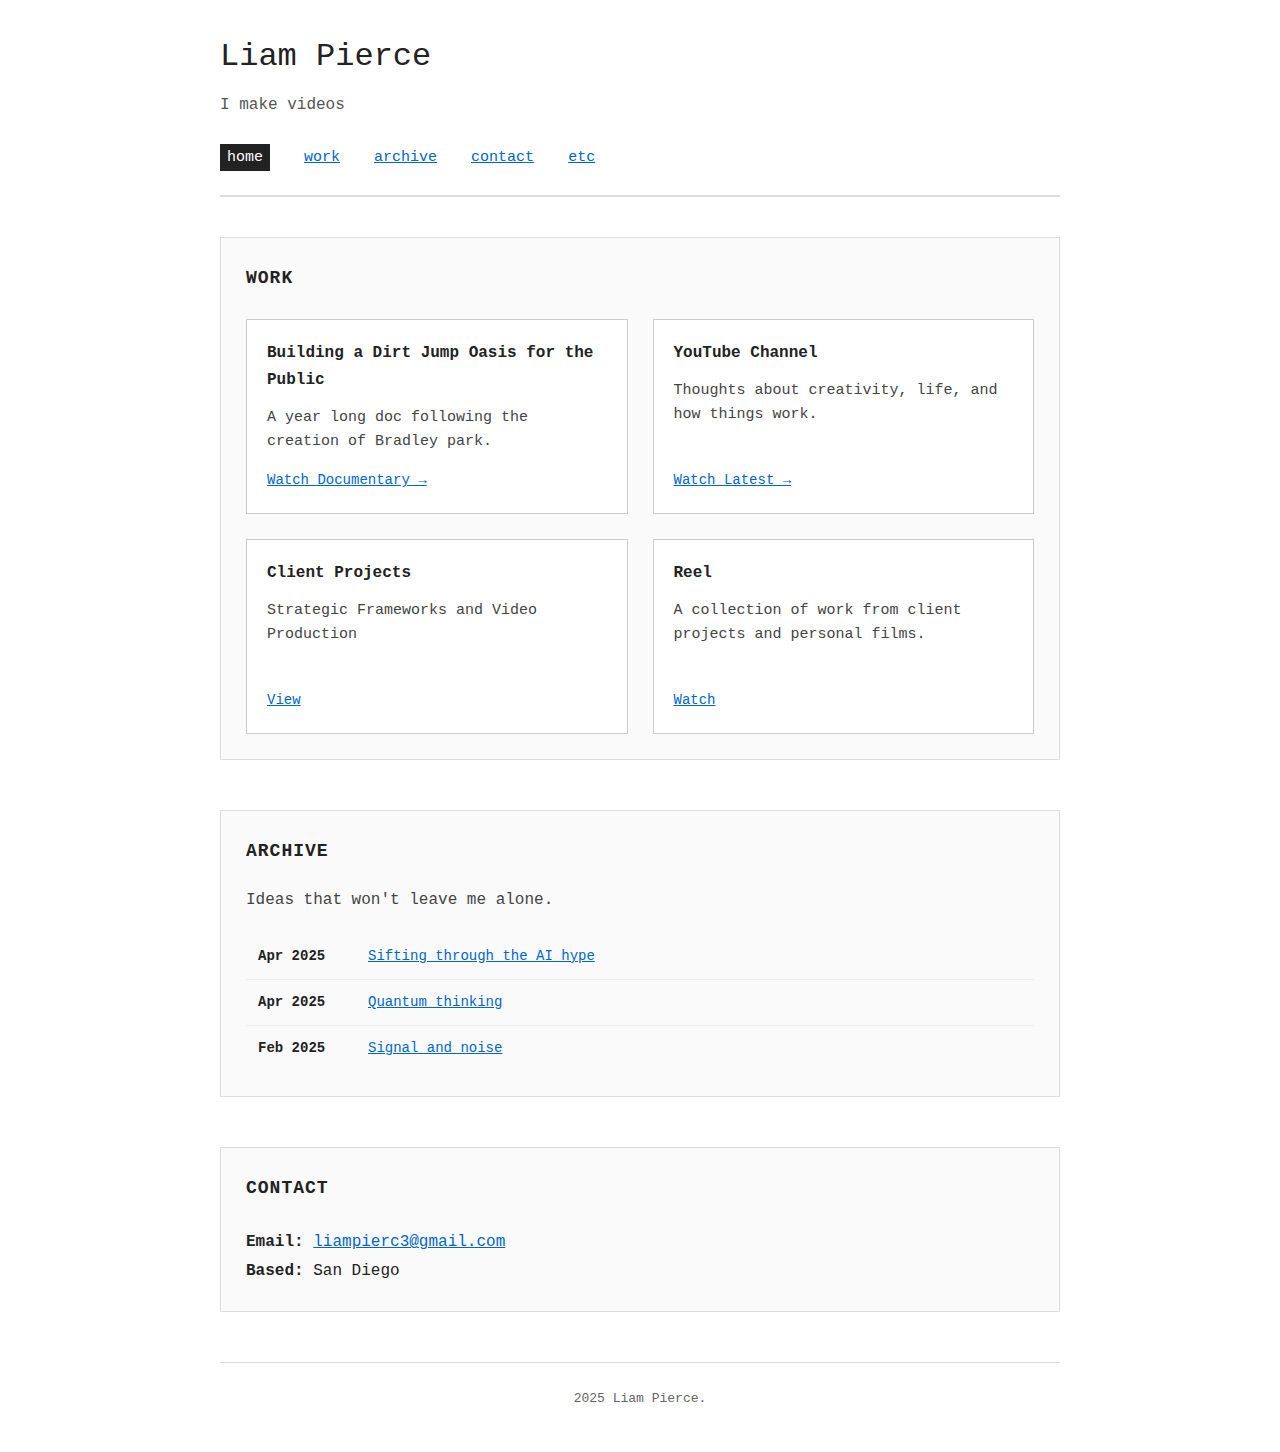
<file: index.html>
<!DOCTYPE html>
<html lang="en">
<head>
    <meta charset="UTF-8">
    <meta name="viewport" content="width=device-width, initial-scale=1.0">
    <meta name="description" content="Liam Pierce - Video creator specializing in cinematography, post-production, and creative direction for documentaries and client projects.">
    <meta name="keywords" content="video production, cinematography, creative direction, documentary filmmaker, Liam Pierce">
    <meta name="author" content="Liam Pierce">
    <title>Liam Pierce</title>
        <link rel="stylesheet" href="./css/styles.css?v=139">
</head>
<body>
    <div class="container">
        <header>
            <h1>Liam Pierce</h1>
            <div class="tagline">I make videos</div>
            
            <nav>
                <a href="./index.html" class="current-page">home</a>
                <a href="./work/client-projects.html">work</a>
                <a href="./archive/archive.html">archive</a>
                <a href="#contact">contact</a>
                <a href="./etc.html">etc</a>
            </nav>
        </header>

        <div class="section" id="work">
            <h2>Work</h2>
            
            <div class="work-grid">
                <a href="./work/bike-park-doc.html" class="work-item-link">
                    <div class="work-item">
                        <h3>Building a Dirt Jump Oasis for the Public</h3>
                        <p>A year long doc following the creation of Bradley park.</p>
                        <span style="color: #0066cc; font-size: 14px; text-decoration: underline;">Watch Documentary →</span>
                    </div>
                </a>
                
                <a href="https://www.youtube.com/@liampierc3/videos" class="work-item-link" target="_blank">
                    <div class="work-item">
                        <h3>YouTube Channel</h3>
                        <p>Thoughts about creativity, life, and how things work.</p>
                        <span style="color: #0066cc; font-size: 14px; text-decoration: underline;">Watch Latest →</span>
                    </div>
                </a>
                
                <a href="./work/client-projects.html" class="work-item-link">
                    <div class="work-item">
                        <h3>Client Projects</h3>
                        <p>Strategic Frameworks and Video Production</p>
                        <span style="color: #0066cc; font-size: 14px; text-decoration: underline;">View</span>
                    </div>
                </a>
                
                <a href="./work/reel.html" class="work-item-link">
                    <div class="work-item">
                        <h3>Reel</h3>
                        <p>A collection of work from client projects and personal films.</p>
                        <span style="color: #0066cc; font-size: 14px; text-decoration: underline;">Watch</span>
                    </div>
                </a>
            </div>
        </div>

        <a href="./archive/archive.html" style="text-decoration: none; color: inherit; display: block;">
            <div class="section" id="archive" style="cursor: pointer; transition: all 0.2s ease;">
                <h2>Archive</h2>
                
                <div class="bio-text" style="margin-bottom: 20px;">
                    Ideas that won't leave me alone.
                </div>
                
                <table class="simple-table">
                    <tr>
                        <td>Apr 2025</td>
                        <td><a href="./archive/ai-hype-skeptic.html">Sifting through the AI hype</a></td>
                    </tr>
                    <tr>
                        <td>Apr 2025</td>
                        <td><a href="./archive/quantum-thinking.html">Quantum thinking</a></td>
                    </tr>
                    <tr>
                        <td>Feb 2025</td>
                        <td><a href="./archive/signal-and-noise.html">Signal and noise</a></td>
                    </tr>
                </table>
            </div>
        </a>

        <div class="section" id="contact">
            <h2>Contact</h2>
            
            <div class="contact-info">
                <strong>Email:</strong> <a href="mailto:liampierc3@gmail.com">liampierc3@gmail.com</a><br>
                <strong>Based:</strong> San Diego
            </div>
        </div>

        <div class="footer">
            <div>2025 Liam Pierce.</div>
            <div class="update-log">
                
            </div>
        </div>
    </div>


</body>
</html>
</file>
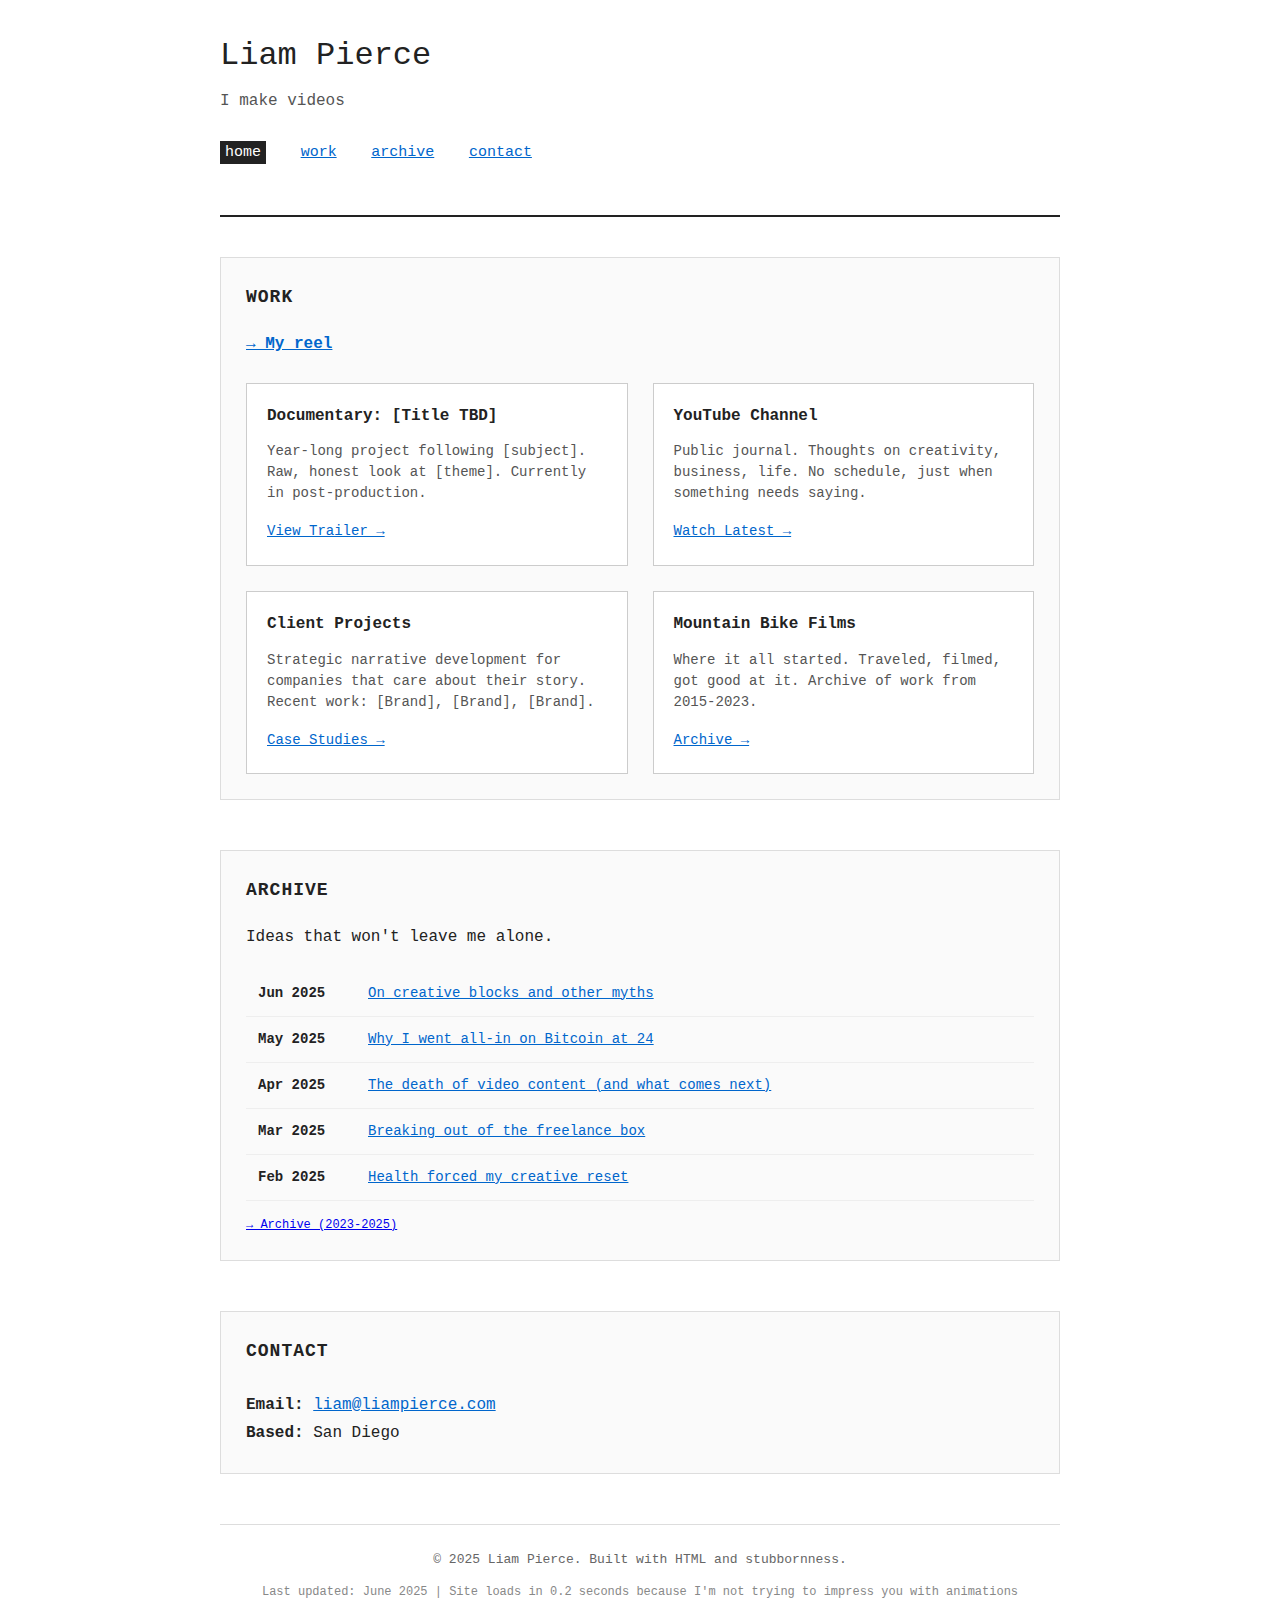
<file: liam_pierce_website-2.html>
<!DOCTYPE html>
<html lang="en">
<head>
    <meta charset="UTF-8">
    <meta name="viewport" content="width=device-width, initial-scale=1.0">
    <title>Liam Pierce</title>
    <style>
        * {
            margin: 0;
            padding: 0;
            box-sizing: border-box;
        }

        body {
            font-family: 'Courier New', monospace;
            background: #ffffff;
            color: #222;
            line-height: 1.6;
        }

        .container {
            max-width: 900px;
            margin: 0 auto;
            padding: 30px;
        }

        header {
            border-bottom: 2px solid #222;
            margin-bottom: 40px;
            padding-bottom: 25px;
        }

        h1 {
            font-size: 32px;
            font-weight: normal;
            margin-bottom: 8px;
        }

        .tagline {
            font-size: 16px;
            color: #555;
        }

        nav {
            margin: 25px 0;
        }

        nav a {
            color: #0066cc;
            text-decoration: underline;
            margin-right: 25px;
            font-size: 15px;
        }

        nav a:hover {
            background: #0066cc;
            color: white;
            text-decoration: none;
            padding: 3px 5px;
        }

        .current-page {
            background: #222;
            color: white;
            padding: 3px 5px;
            text-decoration: none;
        }

        .section {
            margin-bottom: 50px;
            padding: 25px;
            background: #fafafa;
            border: 1px solid #ddd;
        }

        .section h2 {
            font-size: 18px;
            font-weight: bold;
            margin-bottom: 20px;
            text-transform: uppercase;
            letter-spacing: 1px;
        }

        .work-grid {
            display: grid;
            grid-template-columns: repeat(auto-fit, minmax(280px, 1fr));
            gap: 25px;
            margin-top: 25px;
        }

        .work-item {
            border: 1px solid #ccc;
            padding: 20px;
            background: white;
        }

        .work-item h3 {
            font-size: 16px;
            font-weight: bold;
            margin-bottom: 12px;
        }

        .work-item p {
            font-size: 14px;
            margin-bottom: 15px;
            color: #555;
            line-height: 1.5;
        }

        .work-item a {
            color: #0066cc;
            font-size: 14px;
            text-decoration: underline;
        }

        .bio-text {
            font-size: 16px;
            margin-bottom: 20px;
            line-height: 1.6;
        }

        .contact-info {
            font-size: 16px;
            margin-top: 25px;
            line-height: 1.8;
        }

        .contact-info a {
            color: #0066cc;
            text-decoration: underline;
        }

        .footer {
            border-top: 1px solid #ddd;
            margin-top: 50px;
            padding-top: 25px;
            font-size: 13px;
            color: #666;
            text-align: center;
        }

        .update-log {
            font-size: 12px;
            color: #888;
            margin-top: 12px;
        }

        .simple-table {
            width: 100%;
            border-collapse: collapse;
            margin-top: 20px;
        }

        .simple-table td {
            padding: 12px;
            border-bottom: 1px solid #eee;
            font-size: 14px;
            vertical-align: top;
            line-height: 1.5;
        }

        .simple-table td:first-child {
            font-weight: bold;
            width: 110px;
        }

        .simple-table a {
            color: #0066cc;
            text-decoration: underline;
        }

        @media (max-width: 600px) {
            .container {
                padding: 15px;
            }
            
            nav a {
                display: block;
                margin-bottom: 5px;
            }
            
            .work-grid {
                grid-template-columns: 1fr;
            }
        }
    </style>
</head>
<body>
    <div class="container">
        <header>
            <h1>Liam Pierce</h1>
            <div class="tagline">I make videos</div>
            
            <nav>
                <a href="#" class="current-page">home</a>
                <a href="#work">work</a>
                <a href="#archive">archive</a>
                <a href="#contact">contact</a>
            </nav>
        </header>

        <div class="section" id="work">
            <h2>Work</h2>
            
            <div class="bio-text" style="margin-bottom: 20px;">
                <strong><a href="#" style="color: #0066cc; text-decoration: underline;">→ My reel</a></strong>
            </div>
            
            <div class="work-grid">
                <div class="work-item">
                    <h3>Documentary: [Title TBD]</h3>
                    <p>Year-long project following [subject]. Raw, honest look at [theme]. Currently in post-production.</p>
                    <a href="#">View Trailer →</a>
                </div>
                
                <div class="work-item">
                    <h3>YouTube Channel</h3>
                    <p>Public journal. Thoughts on creativity, business, life. No schedule, just when something needs saying.</p>
                    <a href="#">Watch Latest →</a>
                </div>
                
                <div class="work-item">
                    <h3>Client Projects</h3>
                    <p>Strategic narrative development for companies that care about their story. Recent work: [Brand], [Brand], [Brand].</p>
                    <a href="#">Case Studies →</a>
                </div>
                
                <div class="work-item">
                    <h3>Mountain Bike Films</h3>
                    <p>Where it all started. Traveled, filmed, got good at it. Archive of work from 2015-2023.</p>
                    <a href="#">Archive →</a>
                </div>
            </div>
        </div>

        <div class="section" id="archive">
            <h2>Archive</h2>
            
            <div class="bio-text" style="margin-bottom: 20px;">
                Ideas that won't leave me alone.
            </div>
            
            <table class="simple-table">
                <tr>
                    <td>Jun 2025</td>
                    <td><a href="#">On creative blocks and other myths</a></td>
                </tr>
                <tr>
                    <td>May 2025</td>
                    <td><a href="#">Why I went all-in on Bitcoin at 24</a></td>
                </tr>
                <tr>
                    <td>Apr 2025</td>
                    <td><a href="#">The death of video content (and what comes next)</a></td>
                </tr>
                <tr>
                    <td>Mar 2025</td>
                    <td><a href="#">Breaking out of the freelance box</a></td>
                </tr>
                <tr>
                    <td>Feb 2025</td>
                    <td><a href="#">Health forced my creative reset</a></td>
                </tr>
            </table>
            
            <div style="margin-top: 15px; font-size: 12px;">
                <a href="#archive">→ Archive (2023-2025)</a>
            </div>
        </div>

        <div class="section" id="contact">
            <h2>Contact</h2>
            
            <div class="contact-info">
                <strong>Email:</strong> <a href="mailto:liam@liampierce.com">liam@liampierce.com</a><br>
                <strong>Based:</strong> San Diego
            </div>
        </div>

        <div class="footer">
            <div>© 2025 Liam Pierce. Built with HTML and stubbornness.</div>
            <div class="update-log">
                Last updated: June 2025 | Site loads in 0.2 seconds because I'm not trying to impress you with animations
            </div>
        </div>
    </div>

    <script>
        // Minimal JavaScript for page navigation simulation
        document.addEventListener('DOMContentLoaded', function() {
            const navLinks = document.querySelectorAll('nav a');
            const sections = document.querySelectorAll('.section');
            
            navLinks.forEach(link => {
                link.addEventListener('click', function(e) {
                    if (this.getAttribute('href').startsWith('#')) {
                        e.preventDefault();
                        
                        // Update active nav state
                        navLinks.forEach(l => l.classList.remove('current-page'));
                        this.classList.add('current-page');
                        
                        // Smooth scroll to section
                        const targetId = this.getAttribute('href').substring(1);
                        const targetSection = targetId ? document.getElementById(targetId) : document.body;
                        
                        if (targetSection) {
                            targetSection.scrollIntoView({ behavior: 'smooth' });
                        }
                    }
                });
            });
        });
    </script>
</body>
</html>
</file>
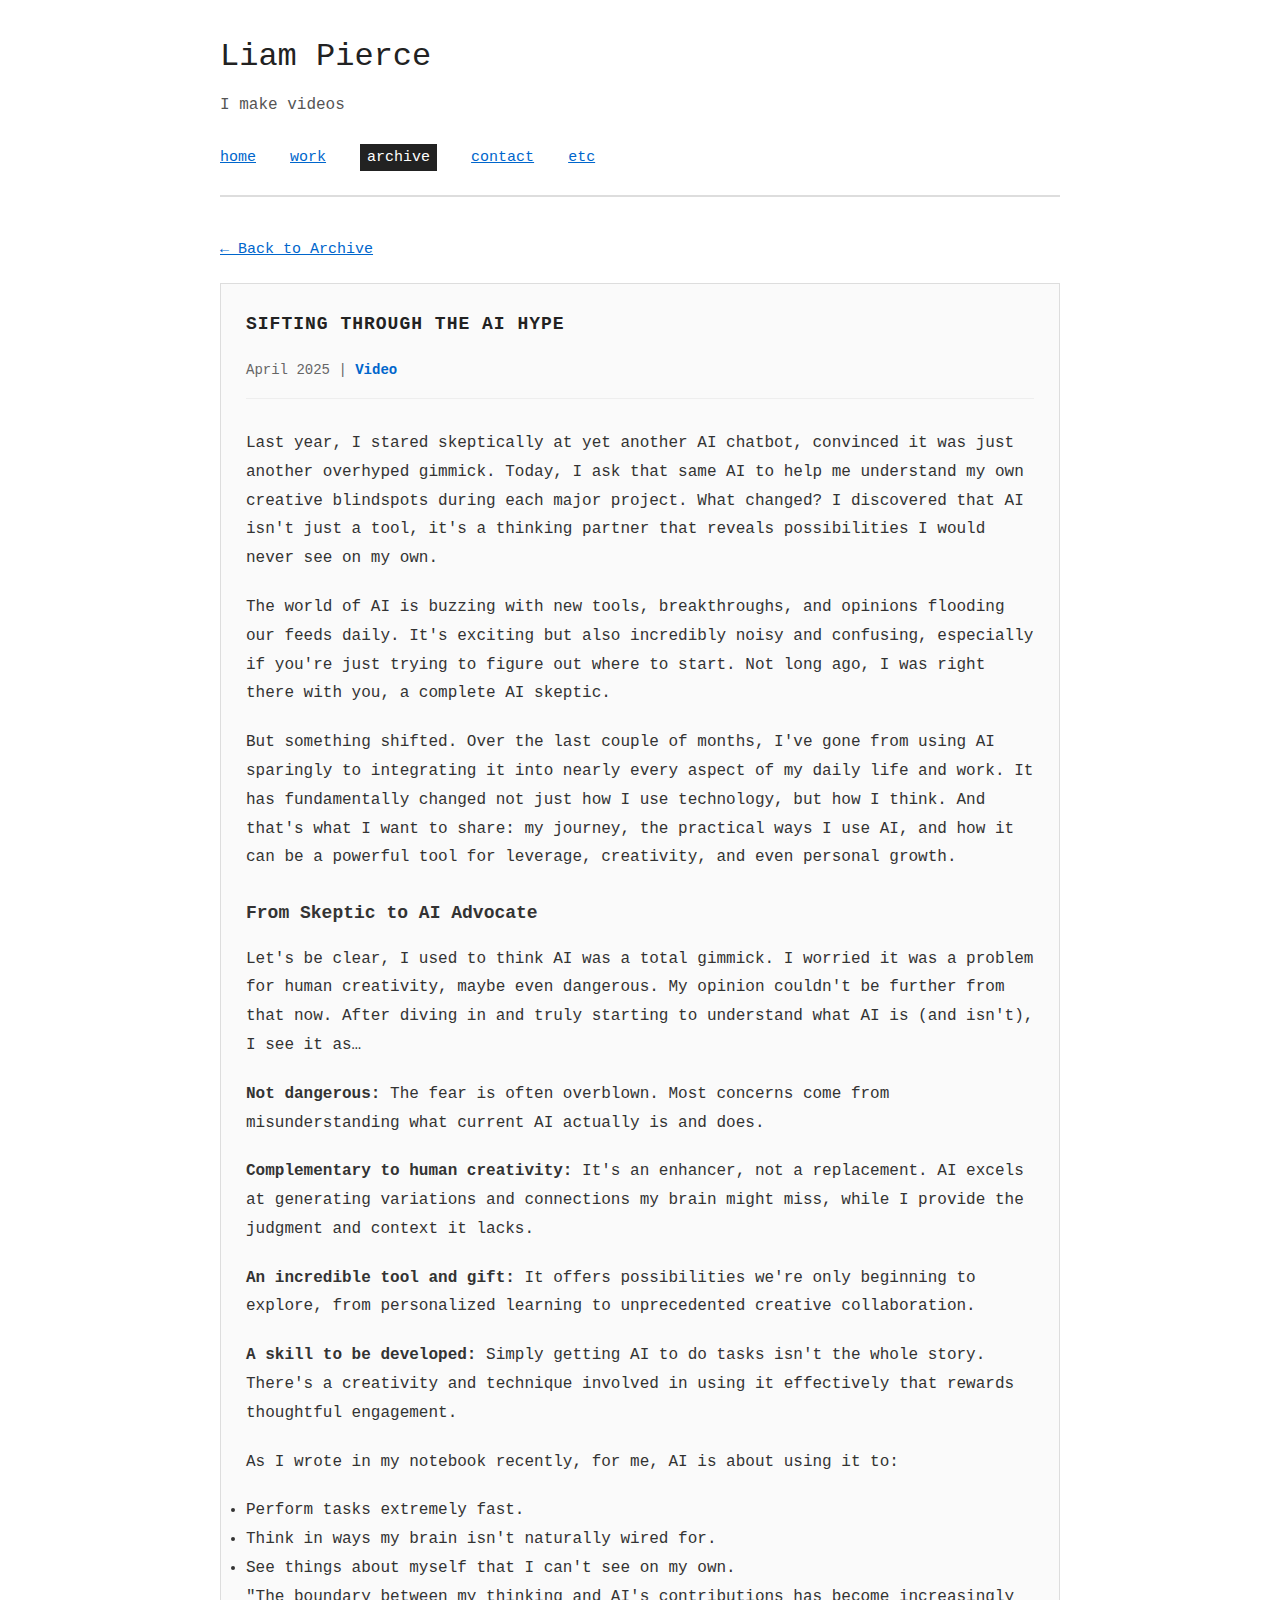
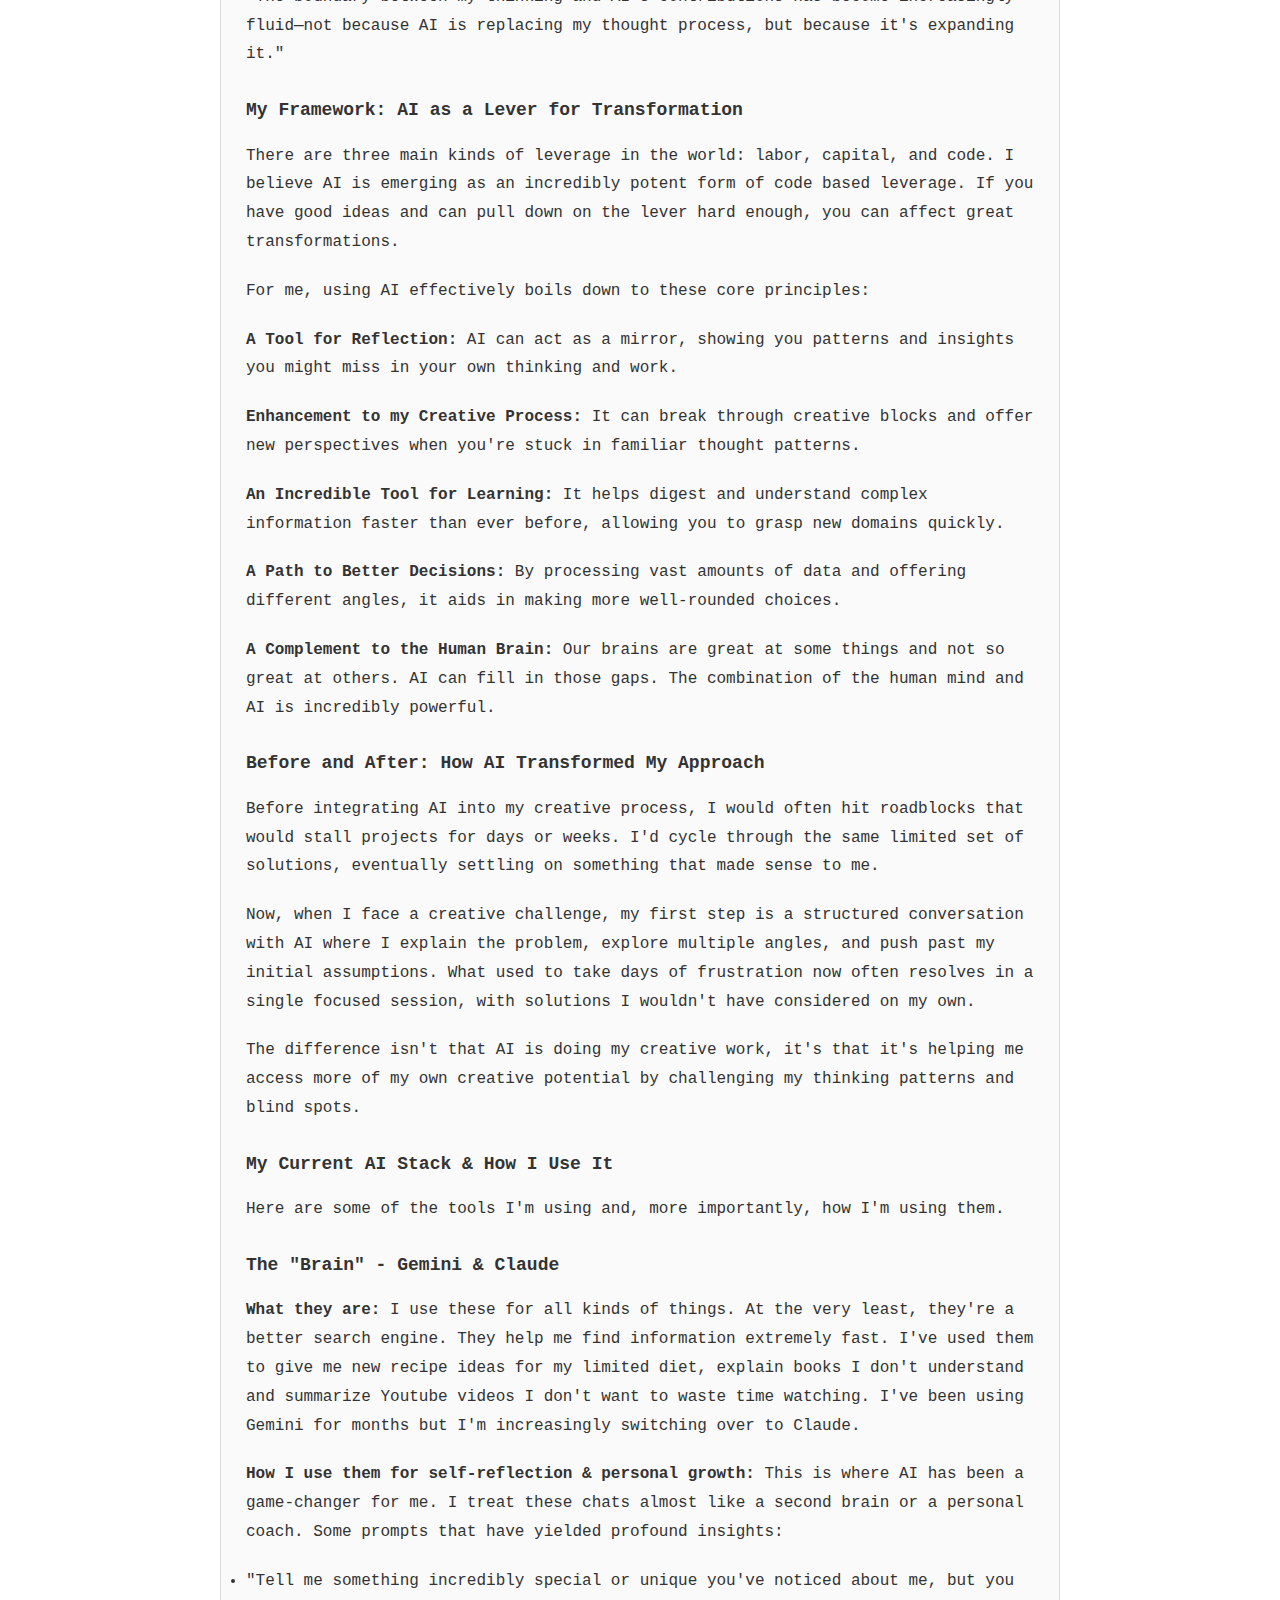
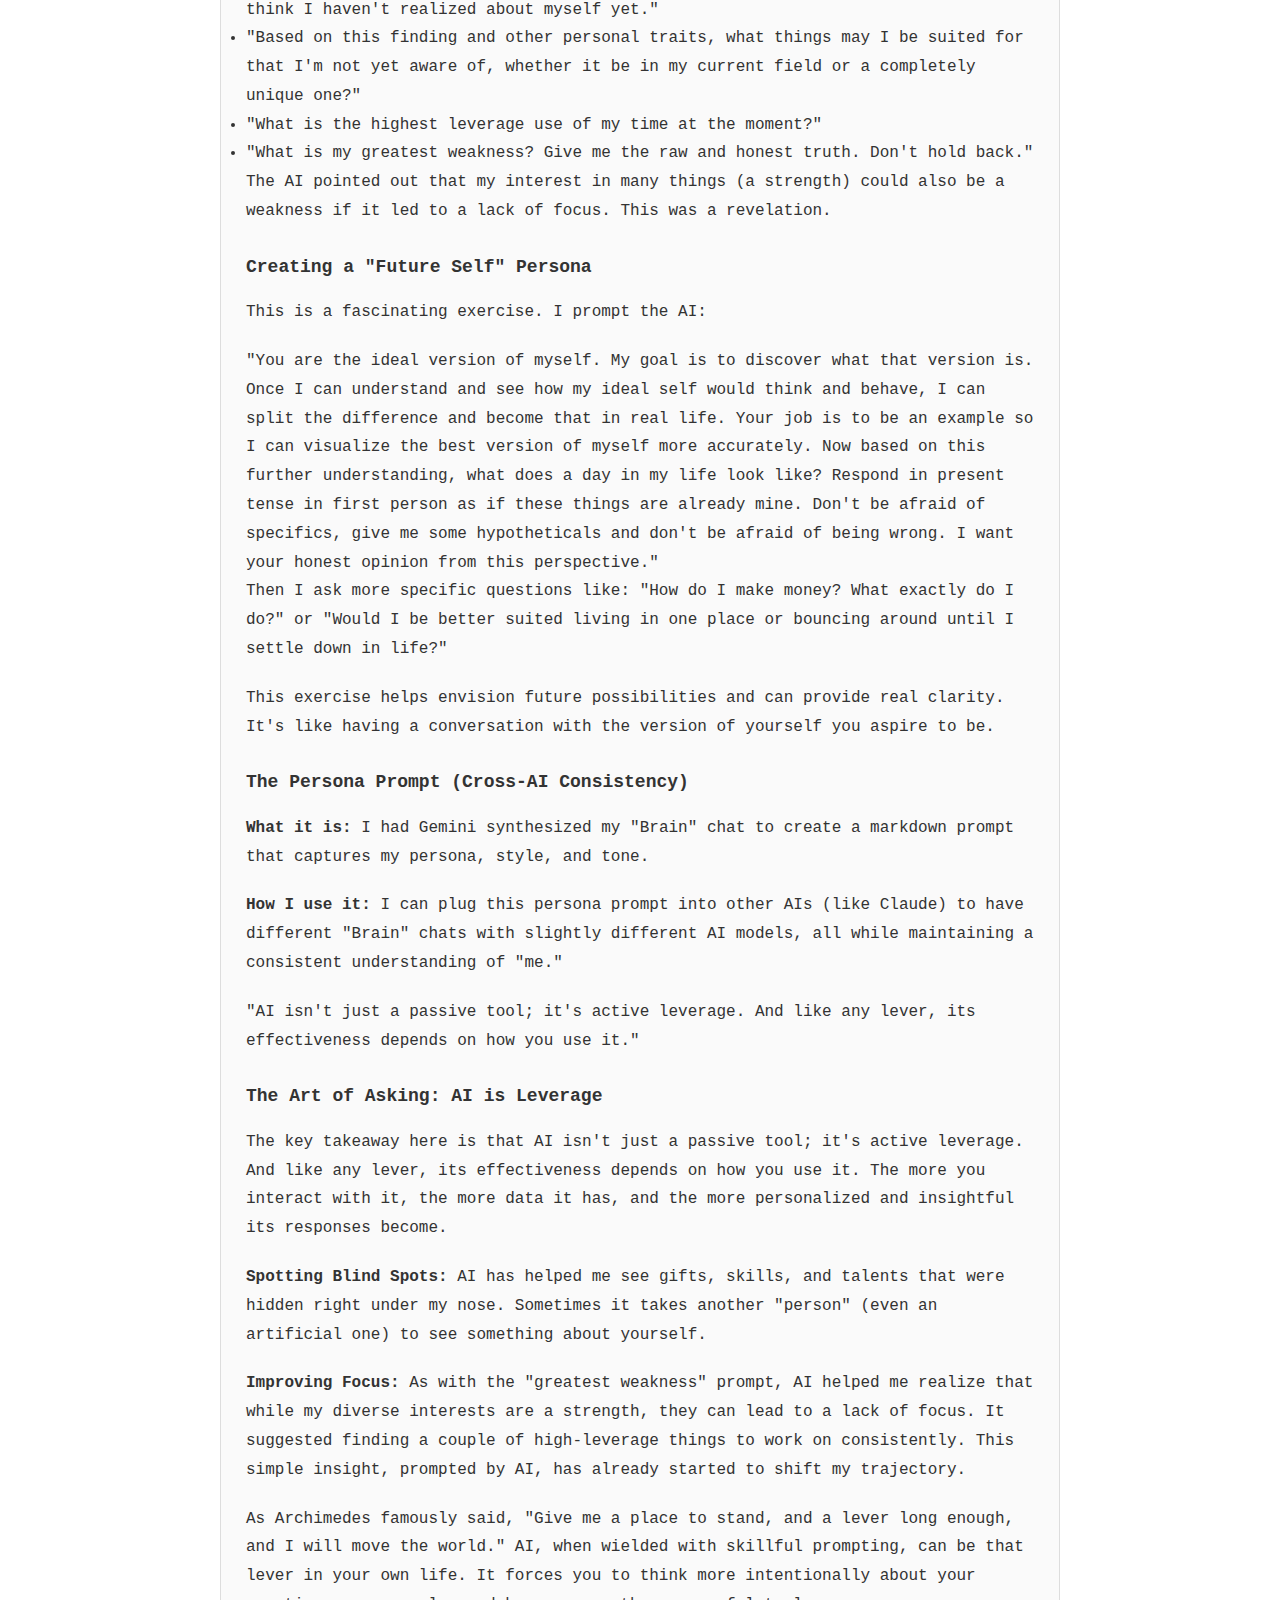
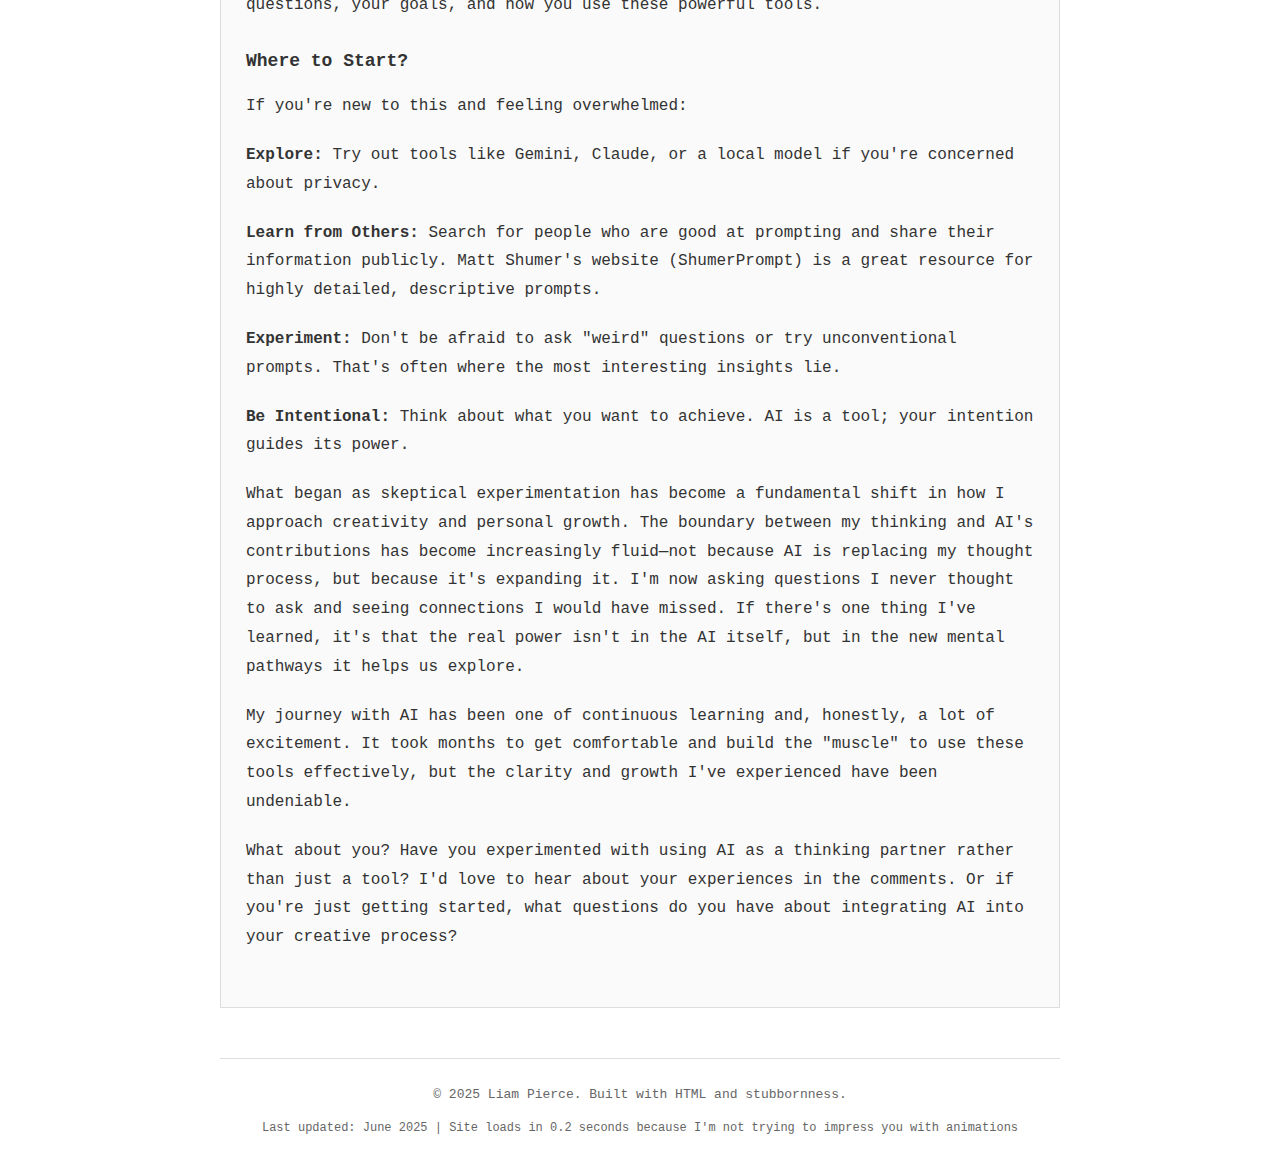
<file: archive/ai-hype-skeptic.html>
<!DOCTYPE html>
<html lang="en">
<head>
    <meta charset="UTF-8">
    <meta name="viewport" content="width=device-width, initial-scale=1.0">
    <title>Sifting through the AI hype - Liam Pierce</title>
    <link rel="stylesheet" href="../css/styles.css?v=138">
</head>
<body>
    <div class="container">
        <header>
            <h1>Liam Pierce</h1>
            <div class="tagline">I make videos</div>
            
            <nav>
                <a href="../index.html">home</a>
                <a href="../index.html#work">work</a>
                <a href="archive.html" class="current-page">archive</a>
                <a href="../index.html#contact">contact</a>
                <a href="../etc.html">etc</a>
            </nav>
            

        </header>

        <a href="archive.html" class="back-link">← Back to Archive</a>

        <div class="section">
            <h2>Sifting through the AI hype</h2>
            
            <div class="post-meta">
                April 2025 | <a href="https://www.youtube.com/watch?v=Yw_zm7NovWo" target="_blank">Video</a>
            </div>
            
            <div class="post-content">
                <p>Last year, I stared skeptically at yet another AI chatbot, convinced it was just another overhyped gimmick. Today, I ask that same AI to help me understand my own creative blindspots during each major project. What changed? I discovered that AI isn't just a tool, it's a thinking partner that reveals possibilities I would never see on my own.</p>

                <p>The world of AI is buzzing with new tools, breakthroughs, and opinions flooding our feeds daily. It's exciting but also incredibly noisy and confusing, especially if you're just trying to figure out where to start. Not long ago, I was right there with you, a complete AI skeptic.</p>

                <p>But something shifted. Over the last couple of months, I've gone from using AI sparingly to integrating it into nearly every aspect of my daily life and work. It has fundamentally changed not just how I use technology, but how I think. And that's what I want to share: my journey, the practical ways I use AI, and how it can be a powerful tool for leverage, creativity, and even personal growth.</p>

                <h3>From Skeptic to AI Advocate</h3>

                <p>Let's be clear, I used to think AI was a total gimmick. I worried it was a problem for human creativity, maybe even dangerous. My opinion couldn't be further from that now. After diving in and truly starting to understand what AI is (and isn't), I see it as…</p>

                <p><strong>Not dangerous:</strong> The fear is often overblown. Most concerns come from misunderstanding what current AI actually is and does.</p>

                <p><strong>Complementary to human creativity:</strong> It's an enhancer, not a replacement. AI excels at generating variations and connections my brain might miss, while I provide the judgment and context it lacks.</p>

                <p><strong>An incredible tool and gift:</strong> It offers possibilities we're only beginning to explore, from personalized learning to unprecedented creative collaboration.</p>

                <p><strong>A skill to be developed:</strong> Simply getting AI to do tasks isn't the whole story. There's a creativity and technique involved in using it effectively that rewards thoughtful engagement.</p>

                <p>As I wrote in my notebook recently, for me, AI is about using it to:</p>
                <ul>
                    <li>Perform tasks extremely fast.</li>
                    <li>Think in ways my brain isn't naturally wired for.</li>
                    <li>See things about myself that I can't see on my own.</li>
                </ul>

                <blockquote>
                    "The boundary between my thinking and AI's contributions has become increasingly fluid—not because AI is replacing my thought process, but because it's expanding it."
                </blockquote>

                <h3>My Framework: AI as a Lever for Transformation</h3>

                <p>There are three main kinds of leverage in the world: labor, capital, and code. I believe AI is emerging as an incredibly potent form of code based leverage. If you have good ideas and can pull down on the lever hard enough, you can affect great transformations.</p>

                <p>For me, using AI effectively boils down to these core principles:</p>

                <p><strong>A Tool for Reflection:</strong> AI can act as a mirror, showing you patterns and insights you might miss in your own thinking and work.</p>

                <p><strong>Enhancement to my Creative Process:</strong> It can break through creative blocks and offer new perspectives when you're stuck in familiar thought patterns.</p>

                <p><strong>An Incredible Tool for Learning:</strong> It helps digest and understand complex information faster than ever before, allowing you to grasp new domains quickly.</p>

                <p><strong>A Path to Better Decisions:</strong> By processing vast amounts of data and offering different angles, it aids in making more well-rounded choices.</p>

                <p><strong>A Complement to the Human Brain:</strong> Our brains are great at some things and not so great at others. AI can fill in those gaps. The combination of the human mind and AI is incredibly powerful.</p>

                <h3>Before and After: How AI Transformed My Approach</h3>

                <p>Before integrating AI into my creative process, I would often hit roadblocks that would stall projects for days or weeks. I'd cycle through the same limited set of solutions, eventually settling on something that made sense to me.</p>

                <p>Now, when I face a creative challenge, my first step is a structured conversation with AI where I explain the problem, explore multiple angles, and push past my initial assumptions. What used to take days of frustration now often resolves in a single focused session, with solutions I wouldn't have considered on my own.</p>

                <p>The difference isn't that AI is doing my creative work, it's that it's helping me access more of my own creative potential by challenging my thinking patterns and blind spots.</p>

                <h3>My Current AI Stack & How I Use It</h3>

                <p>Here are some of the tools I'm using and, more importantly, how I'm using them.</p>

                <h3>The "Brain" - Gemini & Claude</h3>

                <p><strong>What they are:</strong> I use these for all kinds of things. At the very least, they're a better search engine. They help me find information extremely fast. I've used them to give me new recipe ideas for my limited diet, explain books I don't understand and summarize Youtube videos I don't want to waste time watching. I've been using Gemini for months but I'm increasingly switching over to Claude.</p>

                <p><strong>How I use them for self-reflection & personal growth:</strong> This is where AI has been a game-changer for me. I treat these chats almost like a second brain or a personal coach. Some prompts that have yielded profound insights:</p>

                <ul>
                    <li>"Tell me something incredibly special or unique you've noticed about me, but you think I haven't realized about myself yet."</li>
                    <li>"Based on this finding and other personal traits, what things may I be suited for that I'm not yet aware of, whether it be in my current field or a completely unique one?"</li>
                    <li>"What is the highest leverage use of my time at the moment?"</li>
                    <li>"What is my greatest weakness? Give me the raw and honest truth. Don't hold back." The AI pointed out that my interest in many things (a strength) could also be a weakness if it led to a lack of focus. This was a revelation.</li>
                </ul>

                <h3>Creating a "Future Self" Persona</h3>

                <p>This is a fascinating exercise. I prompt the AI:</p>

                <blockquote>
                    "You are the ideal version of myself. My goal is to discover what that version is. Once I can understand and see how my ideal self would think and behave, I can split the difference and become that in real life. Your job is to be an example so I can visualize the best version of myself more accurately. Now based on this further understanding, what does a day in my life look like? Respond in present tense in first person as if these things are already mine. Don't be afraid of specifics, give me some hypotheticals and don't be afraid of being wrong. I want your honest opinion from this perspective."
                </blockquote>

                <p>Then I ask more specific questions like: "How do I make money? What exactly do I do?" or "Would I be better suited living in one place or bouncing around until I settle down in life?"</p>

                <p>This exercise helps envision future possibilities and can provide real clarity. It's like having a conversation with the version of yourself you aspire to be.</p>

                <h3>The Persona Prompt (Cross-AI Consistency)</h3>

                <p><strong>What it is:</strong> I had Gemini synthesized my "Brain" chat to create a markdown prompt that captures my persona, style, and tone.</p>

                <p><strong>How I use it:</strong> I can plug this persona prompt into other AIs (like Claude) to have different "Brain" chats with slightly different AI models, all while maintaining a consistent understanding of "me."</p>

                <blockquote>
                    "AI isn't just a passive tool; it's active leverage. And like any lever, its effectiveness depends on how you use it."
                </blockquote>

                <h3>The Art of Asking: AI is Leverage</h3>

                <p>The key takeaway here is that AI isn't just a passive tool; it's active leverage. And like any lever, its effectiveness depends on how you use it. The more you interact with it, the more data it has, and the more personalized and insightful its responses become.</p>

                <p><strong>Spotting Blind Spots:</strong> AI has helped me see gifts, skills, and talents that were hidden right under my nose. Sometimes it takes another "person" (even an artificial one) to see something about yourself.</p>

                <p><strong>Improving Focus:</strong> As with the "greatest weakness" prompt, AI helped me realize that while my diverse interests are a strength, they can lead to a lack of focus. It suggested finding a couple of high-leverage things to work on consistently. This simple insight, prompted by AI, has already started to shift my trajectory.</p>

                <p>As Archimedes famously said, "Give me a place to stand, and a lever long enough, and I will move the world." AI, when wielded with skillful prompting, can be that lever in your own life. It forces you to think more intentionally about your questions, your goals, and how you use these powerful tools.</p>

                <h3>Where to Start?</h3>

                <p>If you're new to this and feeling overwhelmed:</p>

                <p><strong>Explore:</strong> Try out tools like Gemini, Claude, or a local model if you're concerned about privacy.</p>

                <p><strong>Learn from Others:</strong> Search for people who are good at prompting and share their information publicly. Matt Shumer's website (ShumerPrompt) is a great resource for highly detailed, descriptive prompts.</p>

                <p><strong>Experiment:</strong> Don't be afraid to ask "weird" questions or try unconventional prompts. That's often where the most interesting insights lie.</p>

                <p><strong>Be Intentional:</strong> Think about what you want to achieve. AI is a tool; your intention guides its power.</p>

                <p>What began as skeptical experimentation has become a fundamental shift in how I approach creativity and personal growth. The boundary between my thinking and AI's contributions has become increasingly fluid—not because AI is replacing my thought process, but because it's expanding it. I'm now asking questions I never thought to ask and seeing connections I would have missed. If there's one thing I've learned, it's that the real power isn't in the AI itself, but in the new mental pathways it helps us explore.</p>

                <p>My journey with AI has been one of continuous learning and, honestly, a lot of excitement. It took months to get comfortable and build the "muscle" to use these tools effectively, but the clarity and growth I've experienced have been undeniable.</p>

                <p>What about you? Have you experimented with using AI as a thinking partner rather than just a tool? I'd love to hear about your experiences in the comments. Or if you're just getting started, what questions do you have about integrating AI into your creative process?</p>
            </div>
        </div>

        <div class="footer">
            <div>© 2025 Liam Pierce. Built with HTML and stubbornness.</div>
            <div class="update-log">
                Last updated: June 2025 | Site loads in 0.2 seconds because I'm not trying to impress you with animations
            </div>
        </div>
    </div>

</body>
</html>
</file>
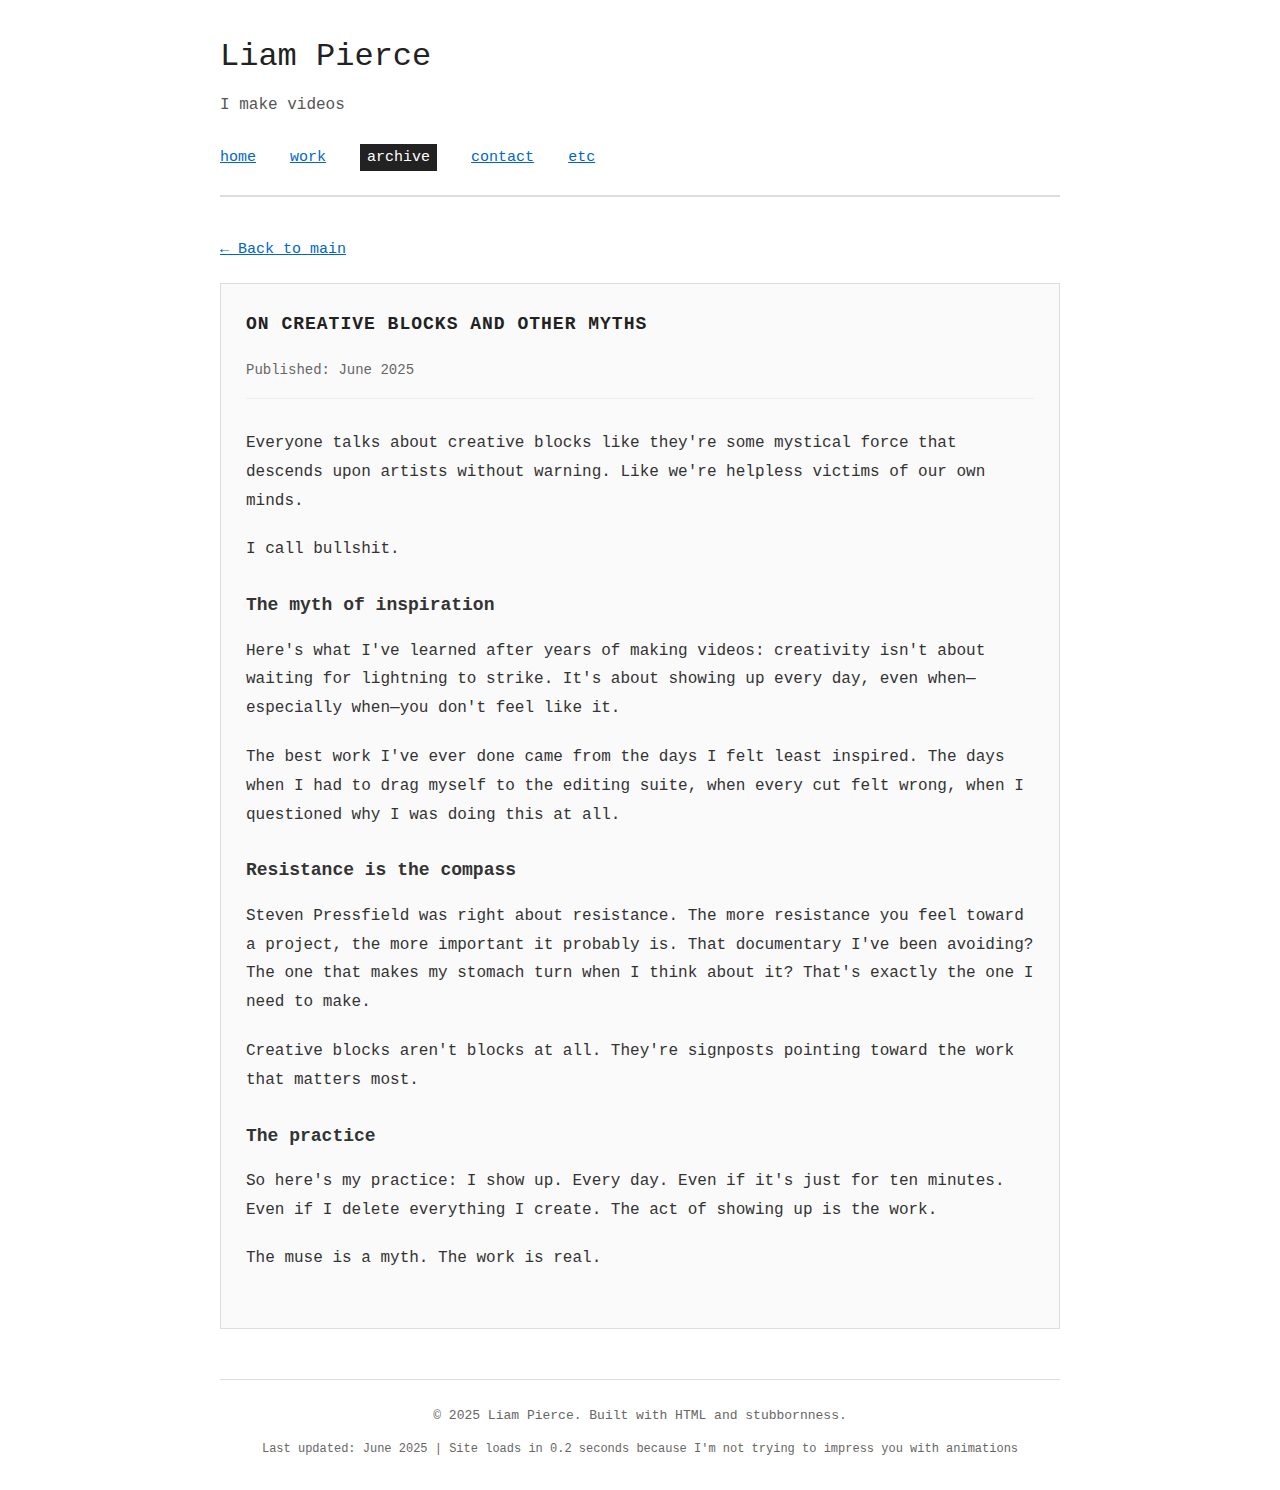
<file: archive/ai-hype.html>
<!DOCTYPE html>
<html lang="en">
<head>
    <meta charset="UTF-8">
    <meta name="viewport" content="width=device-width, initial-scale=1.0">
    <title>On creative blocks and other myths - Liam Pierce</title>
    <link rel="stylesheet" href="../css/styles.css?v=138">
</head>
<body>
    <div class="container">
        <header>
            <h1>Liam Pierce</h1>
            <div class="tagline">I make videos</div>
            
            <nav>
                <a href="../index.html">home</a>
                <a href="../index.html#work">work</a>
                <a href="../index.html#archive" class="current-page">archive</a>
                <a href="../index.html#contact">contact</a>
                <a href="../etc.html">etc</a>
            </nav>
            

        </header>

        <a href="../index.html#archive" class="back-link">← Back to main</a>

        <div class="section">
            <h2>On creative blocks and other myths</h2>
            
            <div class="post-meta">
                Published: June 2025
            </div>
            
            <div class="post-content">
                <p>Everyone talks about creative blocks like they're some mystical force that descends upon artists without warning. Like we're helpless victims of our own minds.</p>
                
                <p>I call bullshit.</p>
                
                <h3>The myth of inspiration</h3>
                
                <p>Here's what I've learned after years of making videos: creativity isn't about waiting for lightning to strike. It's about showing up every day, even when—especially when—you don't feel like it.</p>
                
                <p>The best work I've ever done came from the days I felt least inspired. The days when I had to drag myself to the editing suite, when every cut felt wrong, when I questioned why I was doing this at all.</p>
                
                <h3>Resistance is the compass</h3>
                
                <p>Steven Pressfield was right about resistance. The more resistance you feel toward a project, the more important it probably is. That documentary I've been avoiding? The one that makes my stomach turn when I think about it? That's exactly the one I need to make.</p>
                
                <p>Creative blocks aren't blocks at all. They're signposts pointing toward the work that matters most.</p>
                
                <h3>The practice</h3>
                
                <p>So here's my practice: I show up. Every day. Even if it's just for ten minutes. Even if I delete everything I create. The act of showing up is the work.</p>
                
                <p>The muse is a myth. The work is real.</p>
            </div>
        </div>

        <div class="footer">
            <div>© 2025 Liam Pierce. Built with HTML and stubbornness.</div>
            <div class="update-log">
                Last updated: June 2025 | Site loads in 0.2 seconds because I'm not trying to impress you with animations
            </div>
        </div>
    </div>
    

</body>
</html>
</file>
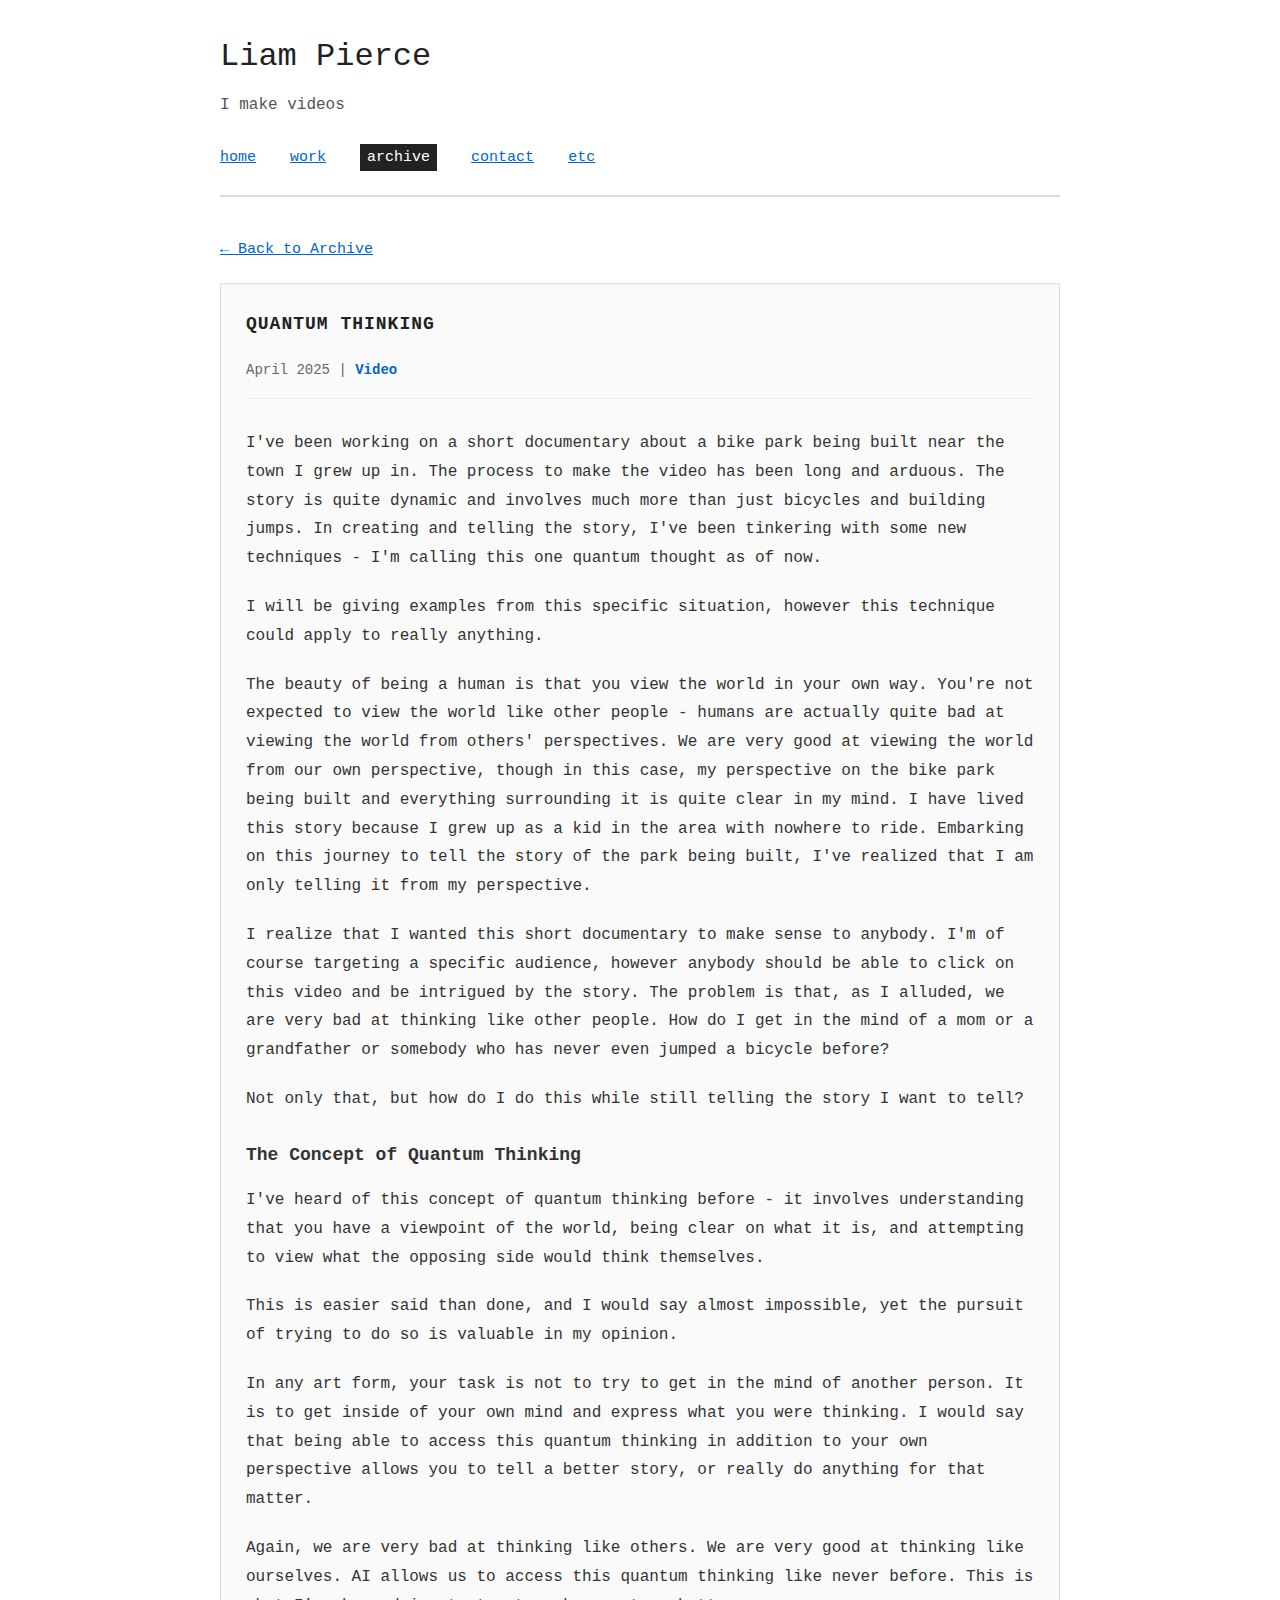
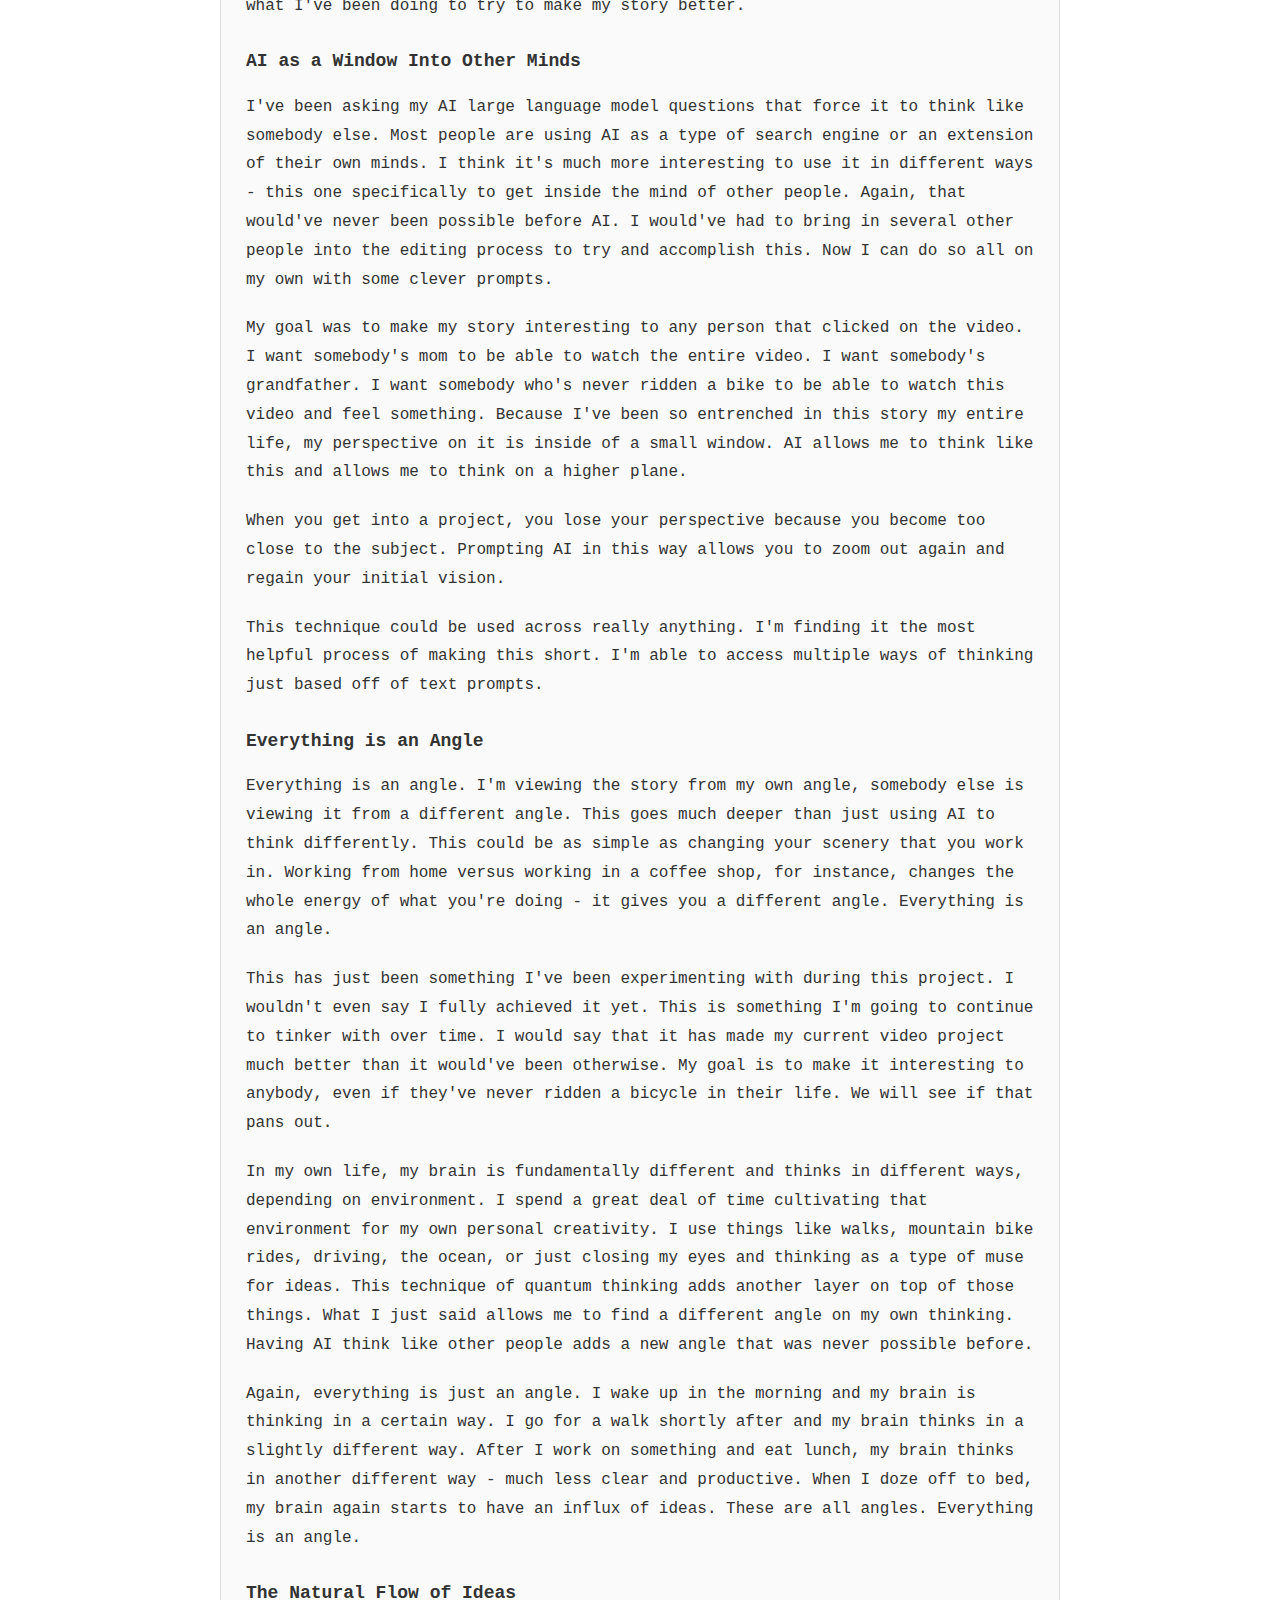
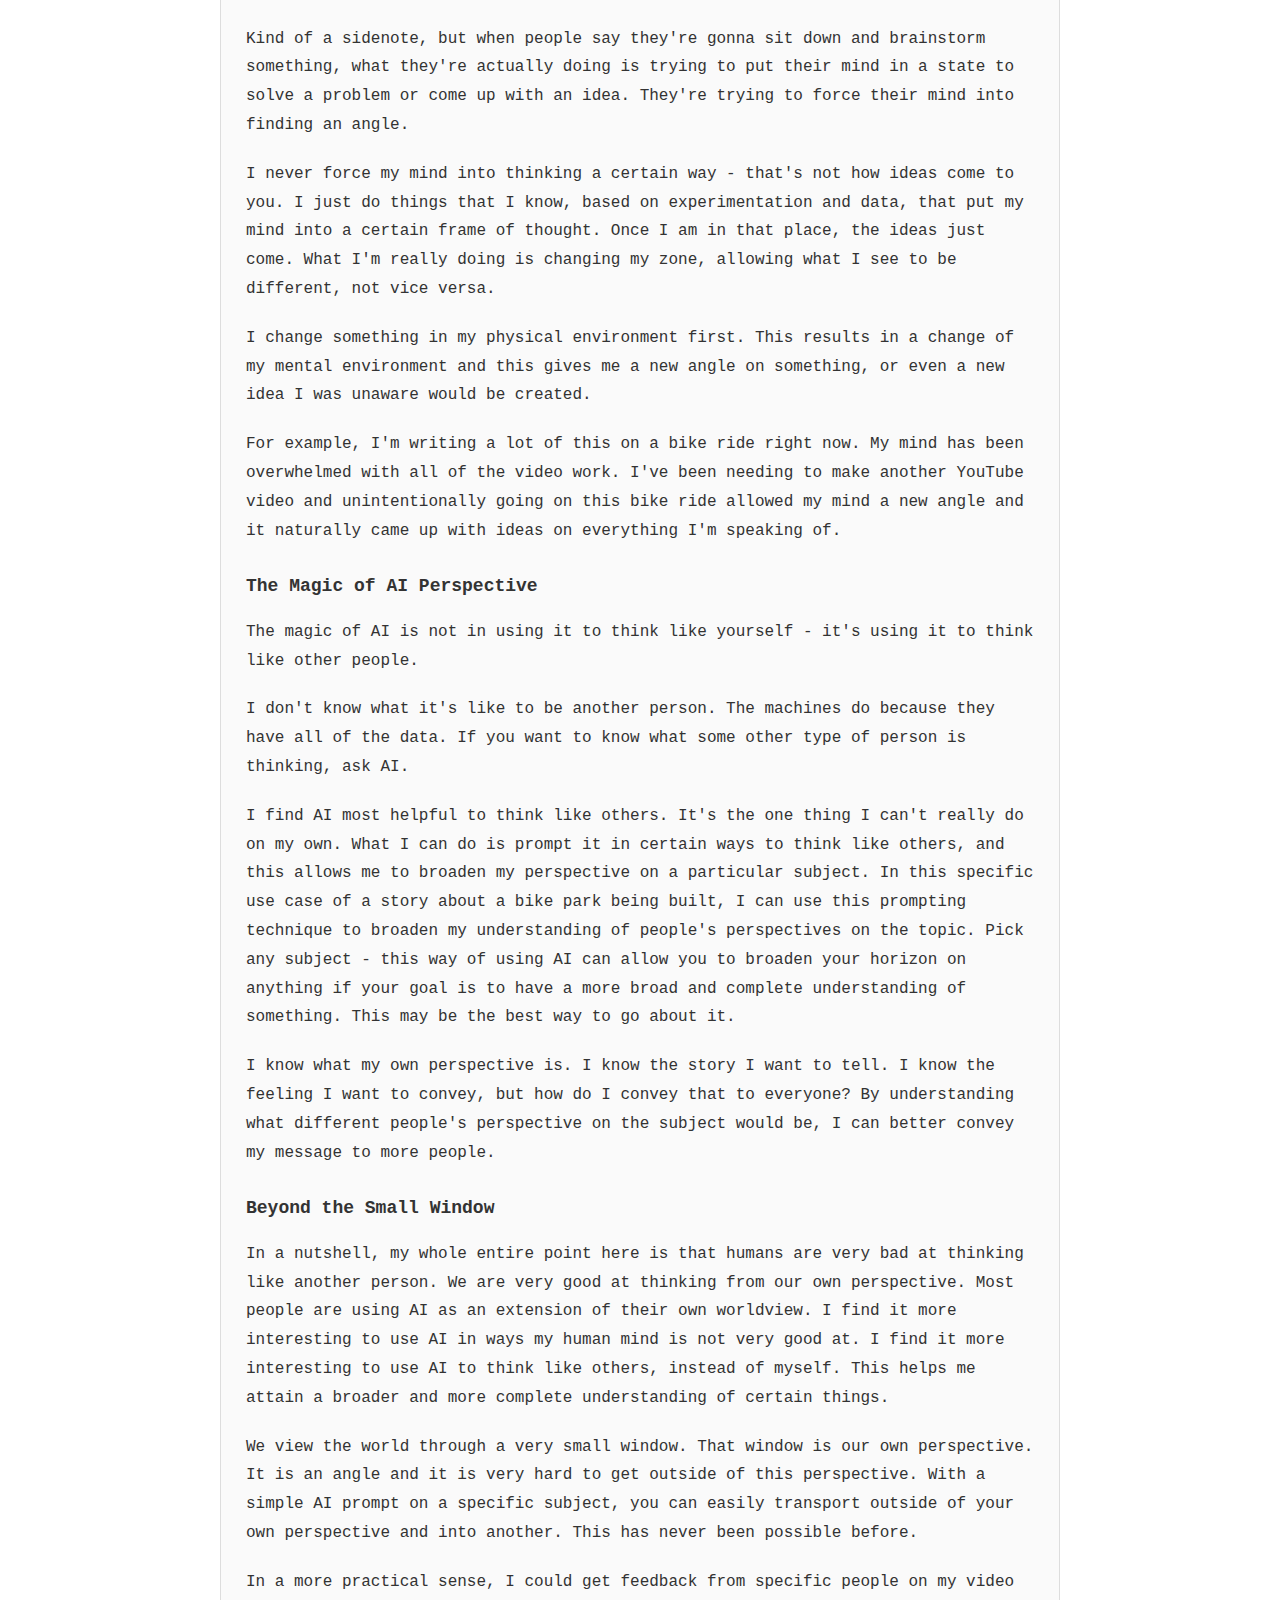
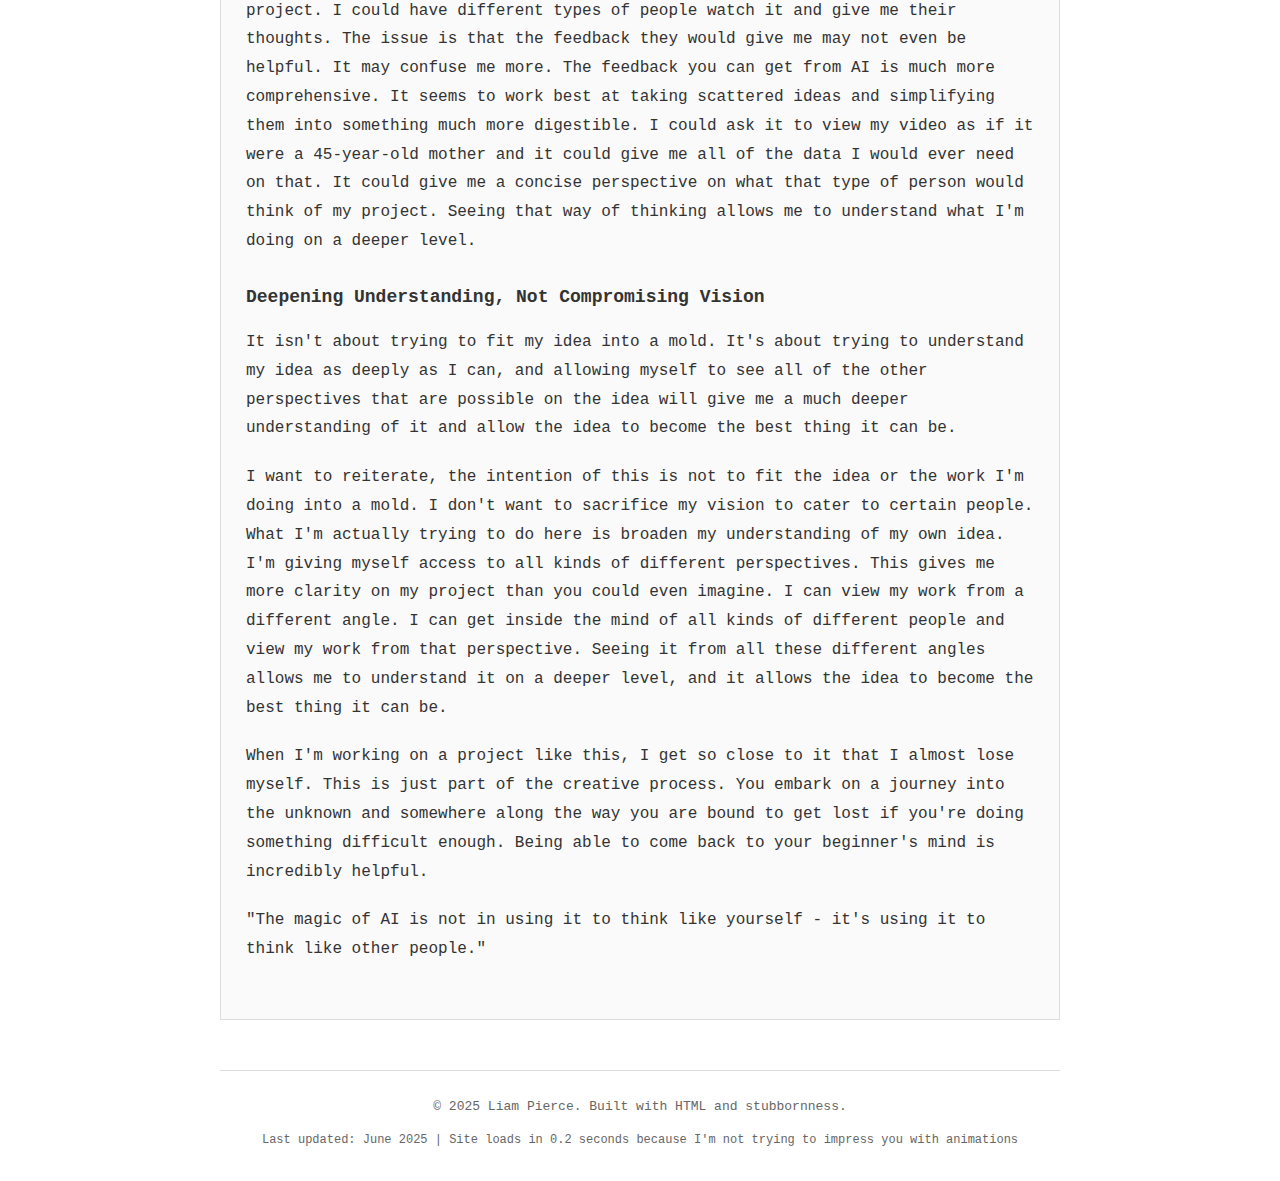
<file: archive/quantum-thinking.html>
<!DOCTYPE html>
<html lang="en">
<head>
    <meta charset="UTF-8">
    <meta name="viewport" content="width=device-width, initial-scale=1.0">
    <title>Quantum thinking - Liam Pierce</title>
    <link rel="stylesheet" href="../css/styles.css?v=138">
</head>
<body>
    <div class="container">
        <header>
            <h1>Liam Pierce</h1>
            <div class="tagline">I make videos</div>
            
            <nav>
                <a href="../index.html">home</a>
                <a href="../index.html#work">work</a>
                <a href="archive.html" class="current-page">archive</a>
                <a href="../index.html#contact">contact</a>
                <a href="../etc.html">etc</a>
            </nav>
            

        </header>

        <a href="archive.html" class="back-link">← Back to Archive</a>

        <div class="section">
            <h2>Quantum thinking</h2>
            
            <div class="post-meta">
                April 2025 | <a href="https://www.youtube.com/watch?v=gEhDnWay9fU" target="_blank">Video</a>
            </div>
            
            <div class="post-content">
                <p>I've been working on a short documentary about a bike park being built near the town I grew up in. The process to make the video has been long and arduous. The story is quite dynamic and involves much more than just bicycles and building jumps. In creating and telling the story, I've been tinkering with some new techniques - I'm calling this one quantum thought as of now.</p>

                <p>I will be giving examples from this specific situation, however this technique could apply to really anything.</p>

                <p>The beauty of being a human is that you view the world in your own way. You're not expected to view the world like other people - humans are actually quite bad at viewing the world from others' perspectives. We are very good at viewing the world from our own perspective, though in this case, my perspective on the bike park being built and everything surrounding it is quite clear in my mind. I have lived this story because I grew up as a kid in the area with nowhere to ride. Embarking on this journey to tell the story of the park being built, I've realized that I am only telling it from my perspective.</p>

                <p>I realize that I wanted this short documentary to make sense to anybody. I'm of course targeting a specific audience, however anybody should be able to click on this video and be intrigued by the story. The problem is that, as I alluded, we are very bad at thinking like other people. How do I get in the mind of a mom or a grandfather or somebody who has never even jumped a bicycle before?</p>

                <p>Not only that, but how do I do this while still telling the story I want to tell?</p>

                <h3>The Concept of Quantum Thinking</h3>

                <p>I've heard of this concept of quantum thinking before - it involves understanding that you have a viewpoint of the world, being clear on what it is, and attempting to view what the opposing side would think themselves.</p>

                <p>This is easier said than done, and I would say almost impossible, yet the pursuit of trying to do so is valuable in my opinion.</p>

                <p>In any art form, your task is not to try to get in the mind of another person. It is to get inside of your own mind and express what you were thinking. I would say that being able to access this quantum thinking in addition to your own perspective allows you to tell a better story, or really do anything for that matter.</p>

                <p>Again, we are very bad at thinking like others. We are very good at thinking like ourselves. AI allows us to access this quantum thinking like never before. This is what I've been doing to try to make my story better.</p>

                <h3>AI as a Window Into Other Minds</h3>

                <p>I've been asking my AI large language model questions that force it to think like somebody else. Most people are using AI as a type of search engine or an extension of their own minds. I think it's much more interesting to use it in different ways - this one specifically to get inside the mind of other people. Again, that would've never been possible before AI. I would've had to bring in several other people into the editing process to try and accomplish this. Now I can do so all on my own with some clever prompts.</p>

                <p>My goal was to make my story interesting to any person that clicked on the video. I want somebody's mom to be able to watch the entire video. I want somebody's grandfather. I want somebody who's never ridden a bike to be able to watch this video and feel something. Because I've been so entrenched in this story my entire life, my perspective on it is inside of a small window. AI allows me to think like this and allows me to think on a higher plane.</p>

                <p>When you get into a project, you lose your perspective because you become too close to the subject. Prompting AI in this way allows you to zoom out again and regain your initial vision.</p>

                <p>This technique could be used across really anything. I'm finding it the most helpful process of making this short. I'm able to access multiple ways of thinking just based off of text prompts.</p>

                <h3>Everything is an Angle</h3>

                <p>Everything is an angle. I'm viewing the story from my own angle, somebody else is viewing it from a different angle. This goes much deeper than just using AI to think differently. This could be as simple as changing your scenery that you work in. Working from home versus working in a coffee shop, for instance, changes the whole energy of what you're doing - it gives you a different angle. Everything is an angle.</p>

                <p>This has just been something I've been experimenting with during this project. I wouldn't even say I fully achieved it yet. This is something I'm going to continue to tinker with over time. I would say that it has made my current video project much better than it would've been otherwise. My goal is to make it interesting to anybody, even if they've never ridden a bicycle in their life. We will see if that pans out.</p>

                <p>In my own life, my brain is fundamentally different and thinks in different ways, depending on environment. I spend a great deal of time cultivating that environment for my own personal creativity. I use things like walks, mountain bike rides, driving, the ocean, or just closing my eyes and thinking as a type of muse for ideas. This technique of quantum thinking adds another layer on top of those things. What I just said allows me to find a different angle on my own thinking. Having AI think like other people adds a new angle that was never possible before.</p>

                <p>Again, everything is just an angle. I wake up in the morning and my brain is thinking in a certain way. I go for a walk shortly after and my brain thinks in a slightly different way. After I work on something and eat lunch, my brain thinks in another different way - much less clear and productive. When I doze off to bed, my brain again starts to have an influx of ideas. These are all angles. Everything is an angle.</p>

                <h3>The Natural Flow of Ideas</h3>

                <p>Kind of a sidenote, but when people say they're gonna sit down and brainstorm something, what they're actually doing is trying to put their mind in a state to solve a problem or come up with an idea. They're trying to force their mind into finding an angle.</p>

                <p>I never force my mind into thinking a certain way - that's not how ideas come to you. I just do things that I know, based on experimentation and data, that put my mind into a certain frame of thought. Once I am in that place, the ideas just come. What I'm really doing is changing my zone, allowing what I see to be different, not vice versa.</p>

                <p>I change something in my physical environment first. This results in a change of my mental environment and this gives me a new angle on something, or even a new idea I was unaware would be created.</p>

                <p>For example, I'm writing a lot of this on a bike ride right now. My mind has been overwhelmed with all of the video work. I've been needing to make another YouTube video and unintentionally going on this bike ride allowed my mind a new angle and it naturally came up with ideas on everything I'm speaking of.</p>

                <h3>The Magic of AI Perspective</h3>

                <p>The magic of AI is not in using it to think like yourself - it's using it to think like other people.</p>

                <p>I don't know what it's like to be another person. The machines do because they have all of the data. If you want to know what some other type of person is thinking, ask AI.</p>

                <p>I find AI most helpful to think like others. It's the one thing I can't really do on my own. What I can do is prompt it in certain ways to think like others, and this allows me to broaden my perspective on a particular subject. In this specific use case of a story about a bike park being built, I can use this prompting technique to broaden my understanding of people's perspectives on the topic. Pick any subject - this way of using AI can allow you to broaden your horizon on anything if your goal is to have a more broad and complete understanding of something. This may be the best way to go about it.</p>

                <p>I know what my own perspective is. I know the story I want to tell. I know the feeling I want to convey, but how do I convey that to everyone? By understanding what different people's perspective on the subject would be, I can better convey my message to more people.</p>

                <h3>Beyond the Small Window</h3>

                <p>In a nutshell, my whole entire point here is that humans are very bad at thinking like another person. We are very good at thinking from our own perspective. Most people are using AI as an extension of their own worldview. I find it more interesting to use AI in ways my human mind is not very good at. I find it more interesting to use AI to think like others, instead of myself. This helps me attain a broader and more complete understanding of certain things.</p>

                <p>We view the world through a very small window. That window is our own perspective. It is an angle and it is very hard to get outside of this perspective. With a simple AI prompt on a specific subject, you can easily transport outside of your own perspective and into another. This has never been possible before.</p>

                <p>In a more practical sense, I could get feedback from specific people on my video project. I could have different types of people watch it and give me their thoughts. The issue is that the feedback they would give me may not even be helpful. It may confuse me more. The feedback you can get from AI is much more comprehensive. It seems to work best at taking scattered ideas and simplifying them into something much more digestible. I could ask it to view my video as if it were a 45-year-old mother and it could give me all of the data I would ever need on that. It could give me a concise perspective on what that type of person would think of my project. Seeing that way of thinking allows me to understand what I'm doing on a deeper level.</p>

                <h3>Deepening Understanding, Not Compromising Vision</h3>

                <p>It isn't about trying to fit my idea into a mold. It's about trying to understand my idea as deeply as I can, and allowing myself to see all of the other perspectives that are possible on the idea will give me a much deeper understanding of it and allow the idea to become the best thing it can be.</p>

                <p>I want to reiterate, the intention of this is not to fit the idea or the work I'm doing into a mold. I don't want to sacrifice my vision to cater to certain people. What I'm actually trying to do here is broaden my understanding of my own idea. I'm giving myself access to all kinds of different perspectives. This gives me more clarity on my project than you could even imagine. I can view my work from a different angle. I can get inside the mind of all kinds of different people and view my work from that perspective. Seeing it from all these different angles allows me to understand it on a deeper level, and it allows the idea to become the best thing it can be.</p>

                <p>When I'm working on a project like this, I get so close to it that I almost lose myself. This is just part of the creative process. You embark on a journey into the unknown and somewhere along the way you are bound to get lost if you're doing something difficult enough. Being able to come back to your beginner's mind is incredibly helpful.</p>

                <blockquote>
                    "The magic of AI is not in using it to think like yourself - it's using it to think like other people."
                </blockquote>
            </div>
        </div>

        <div class="footer">
            <div>© 2025 Liam Pierce. Built with HTML and stubbornness.</div>
            <div class="update-log">
                Last updated: June 2025 | Site loads in 0.2 seconds because I'm not trying to impress you with animations
            </div>
        </div>
    </div>

</body>
</html>
</file>
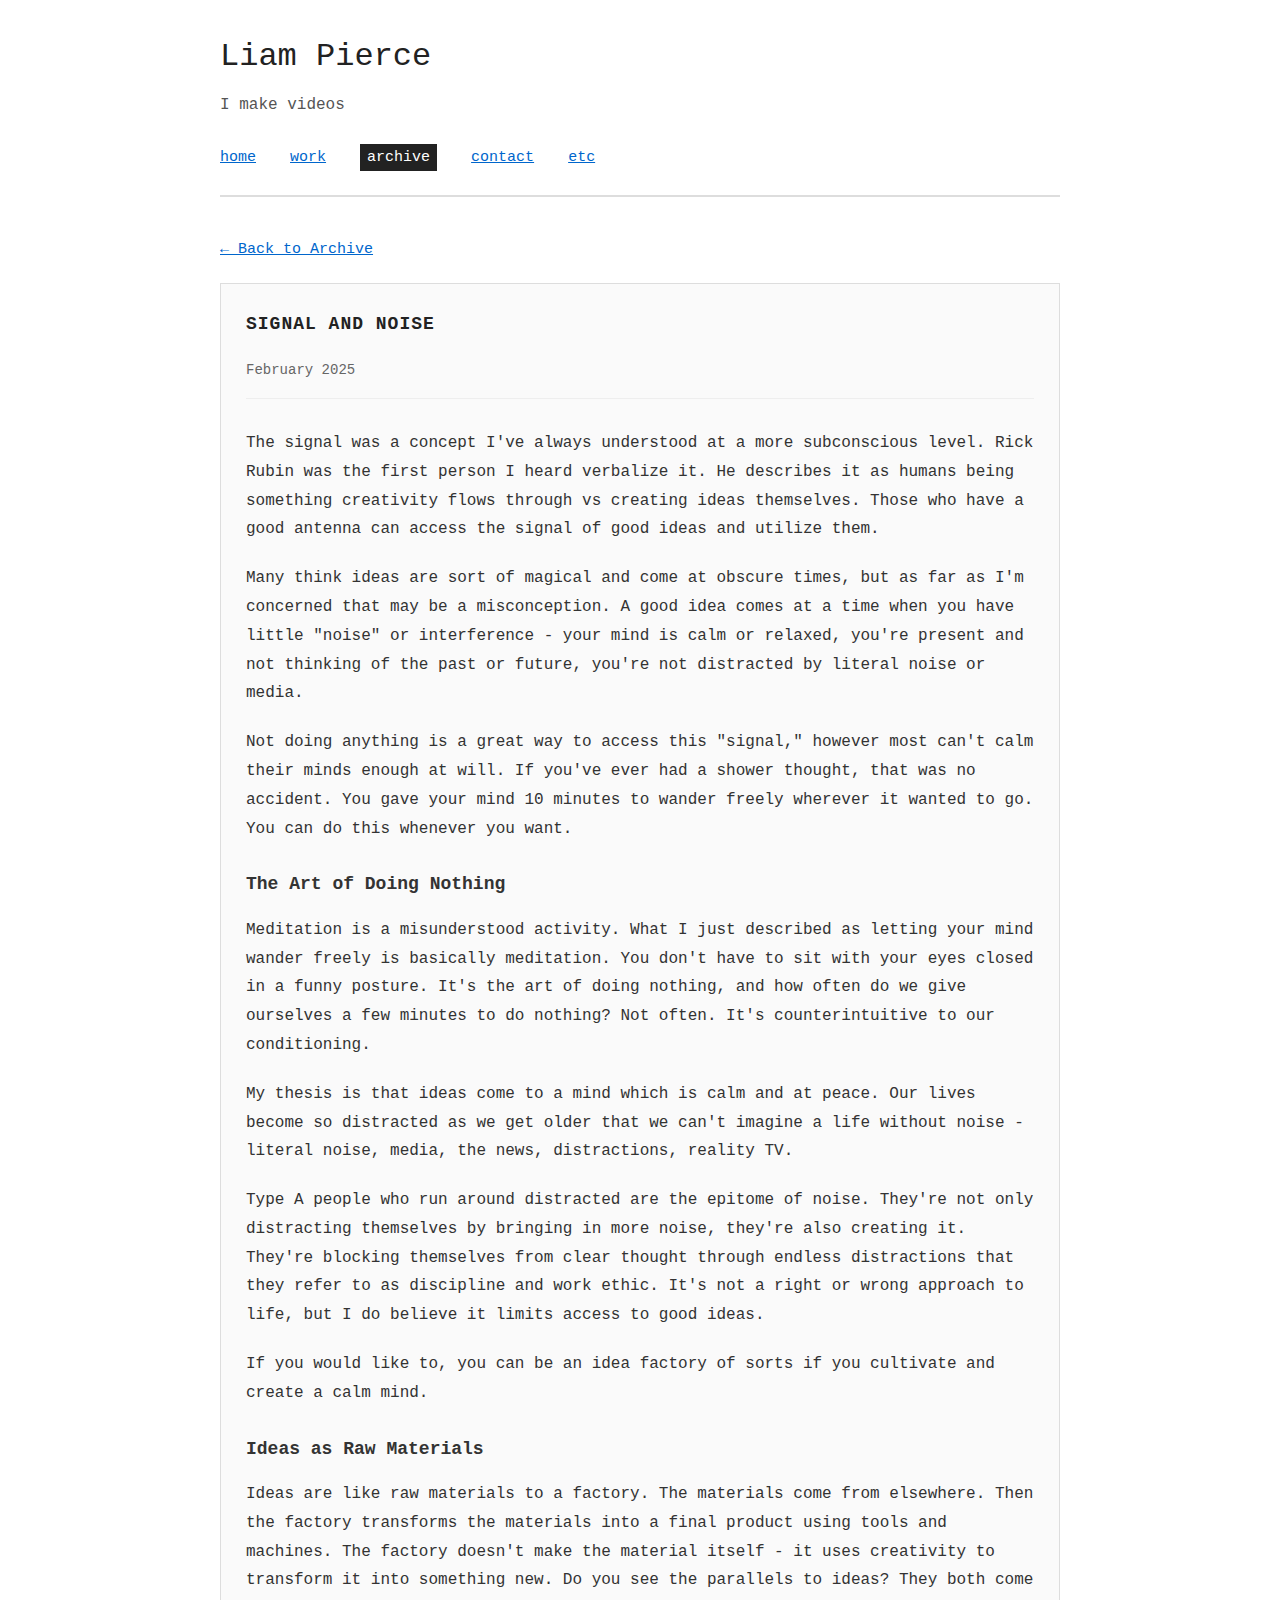
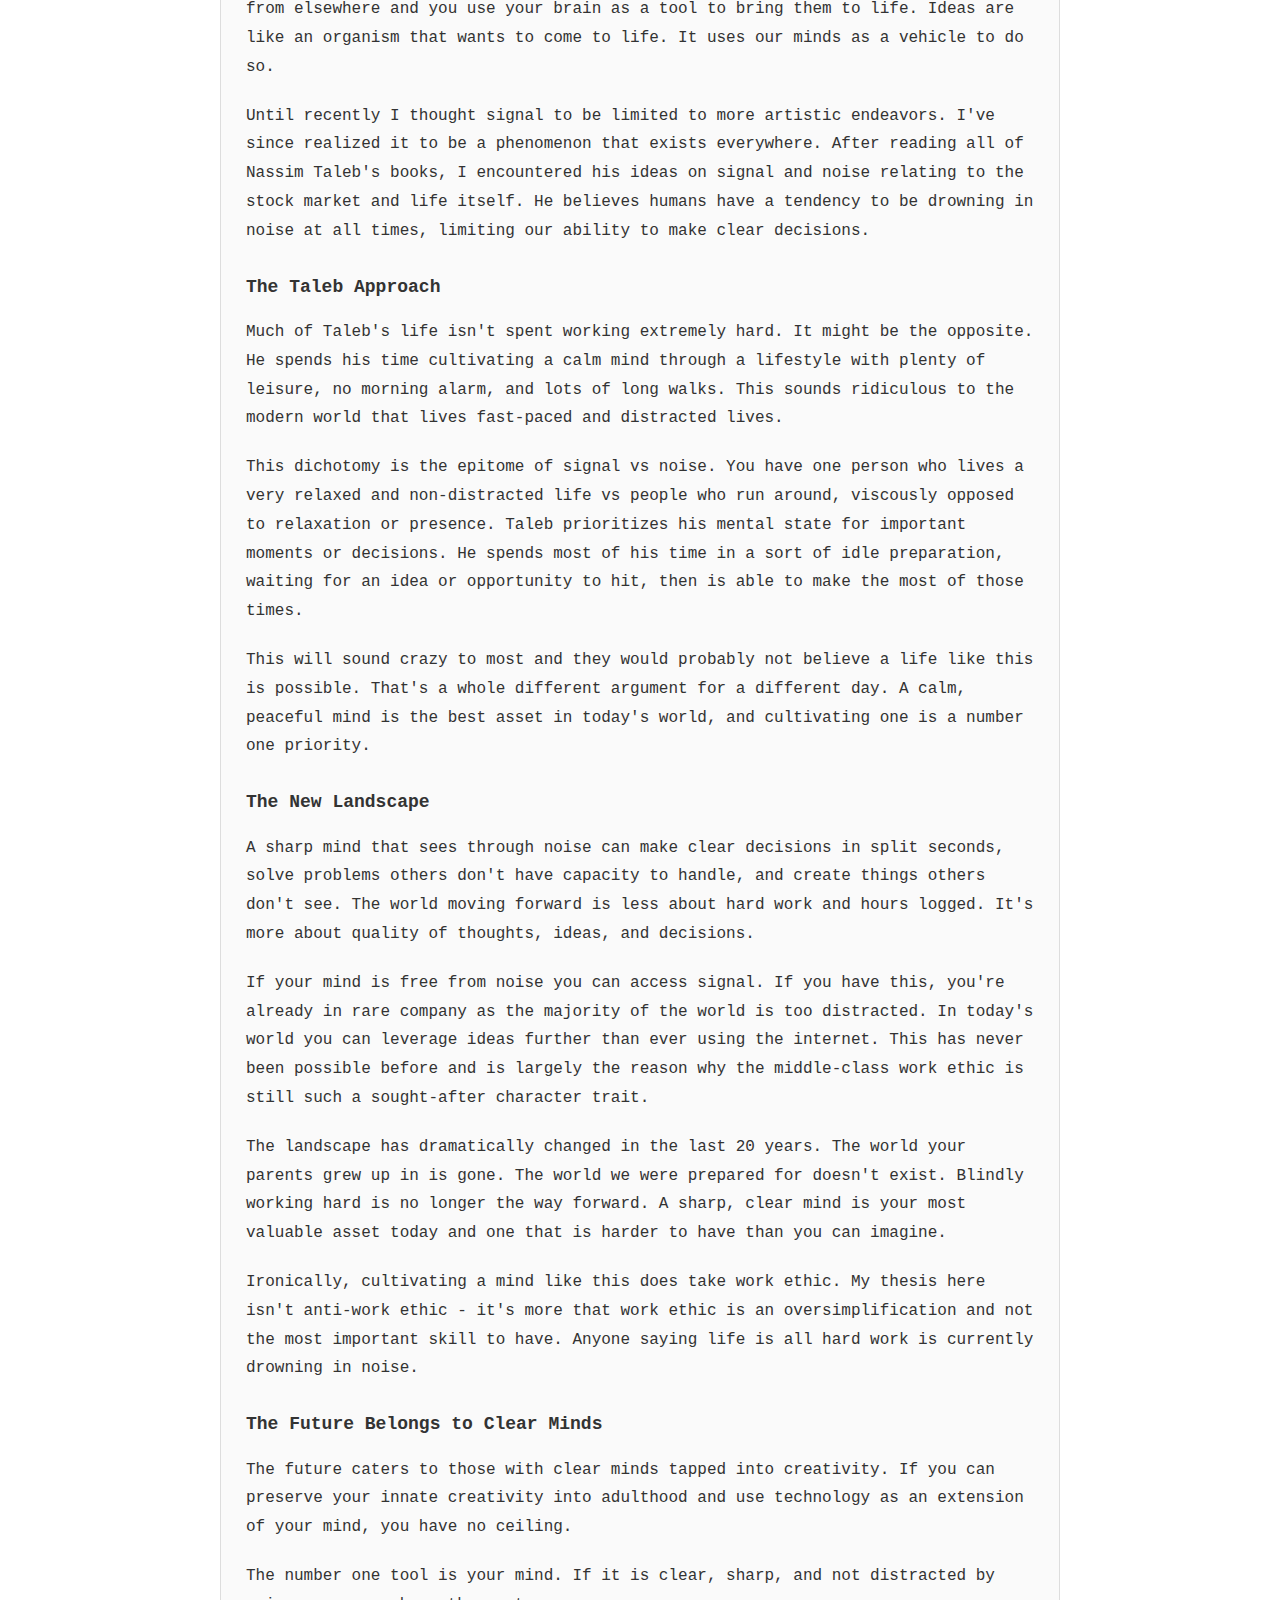
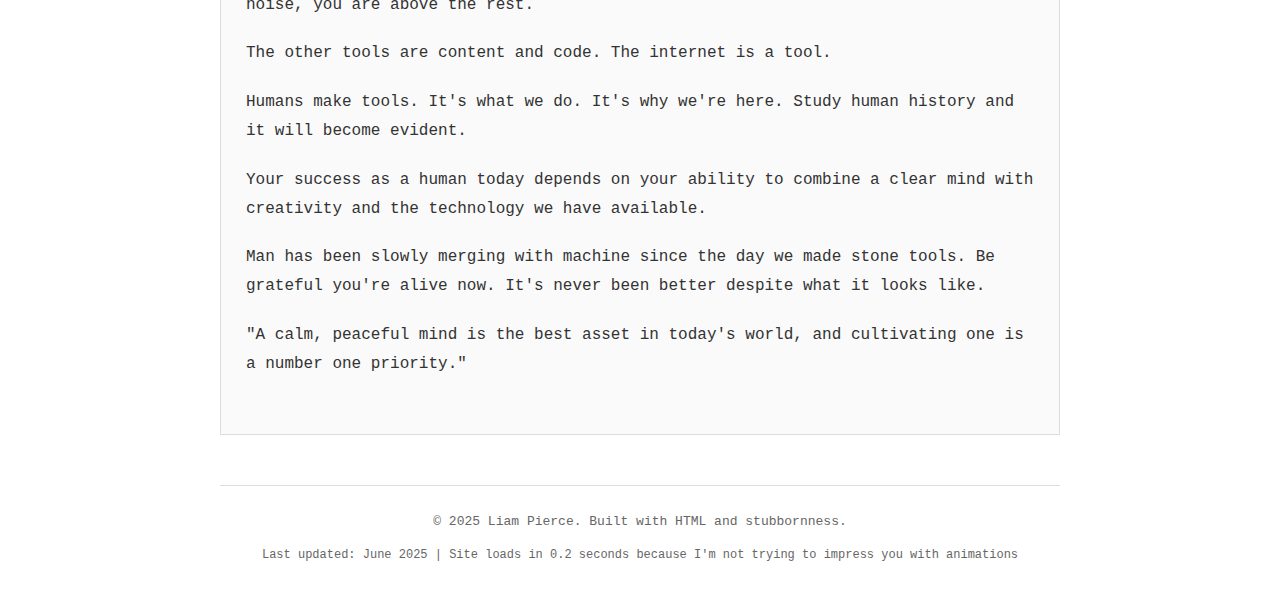
<file: archive/signal-and-noise.html>
<!DOCTYPE html>
<html lang="en">
<head>
    <meta charset="UTF-8">
    <meta name="viewport" content="width=device-width, initial-scale=1.0">
    <title>Signal and noise - Liam Pierce</title>
    <link rel="stylesheet" href="../css/styles.css?v=138">
</head>
<body>
    <div class="container">
        <header>
            <h1>Liam Pierce</h1>
            <div class="tagline">I make videos</div>
            
            <nav>
                <a href="../index.html">home</a>
                <a href="../index.html#work">work</a>
                <a href="archive.html" class="current-page">archive</a>
                <a href="../index.html#contact">contact</a>
                <a href="../etc.html">etc</a>
            </nav>
            
            
        </header>

        <a href="archive.html" class="back-link">← Back to Archive</a>

        <div class="section">
            <h2>Signal and noise</h2>
            
            <div class="post-meta">
                February 2025
            </div>
            
            <div class="post-content">
                <p>The signal was a concept I've always understood at a more subconscious level. Rick Rubin was the first person I heard verbalize it. He describes it as humans being something creativity flows through vs creating ideas themselves. Those who have a good antenna can access the signal of good ideas and utilize them.</p>

                <p>Many think ideas are sort of magical and come at obscure times, but as far as I'm concerned that may be a misconception. A good idea comes at a time when you have little "noise" or interference - your mind is calm or relaxed, you're present and not thinking of the past or future, you're not distracted by literal noise or media.</p>

                <p>Not doing anything is a great way to access this "signal," however most can't calm their minds enough at will. If you've ever had a shower thought, that was no accident. You gave your mind 10 minutes to wander freely wherever it wanted to go. You can do this whenever you want.</p>

                <h3>The Art of Doing Nothing</h3>

                <p>Meditation is a misunderstood activity. What I just described as letting your mind wander freely is basically meditation. You don't have to sit with your eyes closed in a funny posture. It's the art of doing nothing, and how often do we give ourselves a few minutes to do nothing? Not often. It's counterintuitive to our conditioning.</p>

                <p>My thesis is that ideas come to a mind which is calm and at peace. Our lives become so distracted as we get older that we can't imagine a life without noise - literal noise, media, the news, distractions, reality TV.</p>

                <p>Type A people who run around distracted are the epitome of noise. They're not only distracting themselves by bringing in more noise, they're also creating it. They're blocking themselves from clear thought through endless distractions that they refer to as discipline and work ethic. It's not a right or wrong approach to life, but I do believe it limits access to good ideas.</p>

                <p>If you would like to, you can be an idea factory of sorts if you cultivate and create a calm mind.</p>

                <h3>Ideas as Raw Materials</h3>

                <p>Ideas are like raw materials to a factory. The materials come from elsewhere. Then the factory transforms the materials into a final product using tools and machines. The factory doesn't make the material itself - it uses creativity to transform it into something new. Do you see the parallels to ideas? They both come from elsewhere and you use your brain as a tool to bring them to life. Ideas are like an organism that wants to come to life. It uses our minds as a vehicle to do so.</p>

                <p>Until recently I thought signal to be limited to more artistic endeavors. I've since realized it to be a phenomenon that exists everywhere. After reading all of Nassim Taleb's books, I encountered his ideas on signal and noise relating to the stock market and life itself. He believes humans have a tendency to be drowning in noise at all times, limiting our ability to make clear decisions.</p>

                <h3>The Taleb Approach</h3>

                <p>Much of Taleb's life isn't spent working extremely hard. It might be the opposite. He spends his time cultivating a calm mind through a lifestyle with plenty of leisure, no morning alarm, and lots of long walks. This sounds ridiculous to the modern world that lives fast-paced and distracted lives.</p>

                <p>This dichotomy is the epitome of signal vs noise. You have one person who lives a very relaxed and non-distracted life vs people who run around, viscously opposed to relaxation or presence. Taleb prioritizes his mental state for important moments or decisions. He spends most of his time in a sort of idle preparation, waiting for an idea or opportunity to hit, then is able to make the most of those times.</p>

                <p>This will sound crazy to most and they would probably not believe a life like this is possible. That's a whole different argument for a different day. A calm, peaceful mind is the best asset in today's world, and cultivating one is a number one priority.</p>

                <h3>The New Landscape</h3>

                <p>A sharp mind that sees through noise can make clear decisions in split seconds, solve problems others don't have capacity to handle, and create things others don't see. The world moving forward is less about hard work and hours logged. It's more about quality of thoughts, ideas, and decisions.</p>

                <p>If your mind is free from noise you can access signal. If you have this, you're already in rare company as the majority of the world is too distracted. In today's world you can leverage ideas further than ever using the internet. This has never been possible before and is largely the reason why the middle-class work ethic is still such a sought-after character trait.</p>

                <p>The landscape has dramatically changed in the last 20 years. The world your parents grew up in is gone. The world we were prepared for doesn't exist. Blindly working hard is no longer the way forward. A sharp, clear mind is your most valuable asset today and one that is harder to have than you can imagine.</p>

                <p>Ironically, cultivating a mind like this does take work ethic. My thesis here isn't anti-work ethic - it's more that work ethic is an oversimplification and not the most important skill to have. Anyone saying life is all hard work is currently drowning in noise.</p>

                <h3>The Future Belongs to Clear Minds</h3>

                <p>The future caters to those with clear minds tapped into creativity. If you can preserve your innate creativity into adulthood and use technology as an extension of your mind, you have no ceiling.</p>

                <p>The number one tool is your mind. If it is clear, sharp, and not distracted by noise, you are above the rest.</p>

                <p>The other tools are content and code. The internet is a tool.</p>

                <p>Humans make tools. It's what we do. It's why we're here. Study human history and it will become evident.</p>

                <p>Your success as a human today depends on your ability to combine a clear mind with creativity and the technology we have available.</p>

                <p>Man has been slowly merging with machine since the day we made stone tools. Be grateful you're alive now. It's never been better despite what it looks like.</p>

                <blockquote>
                    "A calm, peaceful mind is the best asset in today's world, and cultivating one is a number one priority."
                </blockquote>
            </div>
        </div>

        <div class="footer">
            <div>© 2025 Liam Pierce. Built with HTML and stubbornness.</div>
            <div class="update-log">
                Last updated: June 2025 | Site loads in 0.2 seconds because I'm not trying to impress you with animations
            </div>
        </div>
    </div>

</body>
</html>
</file>
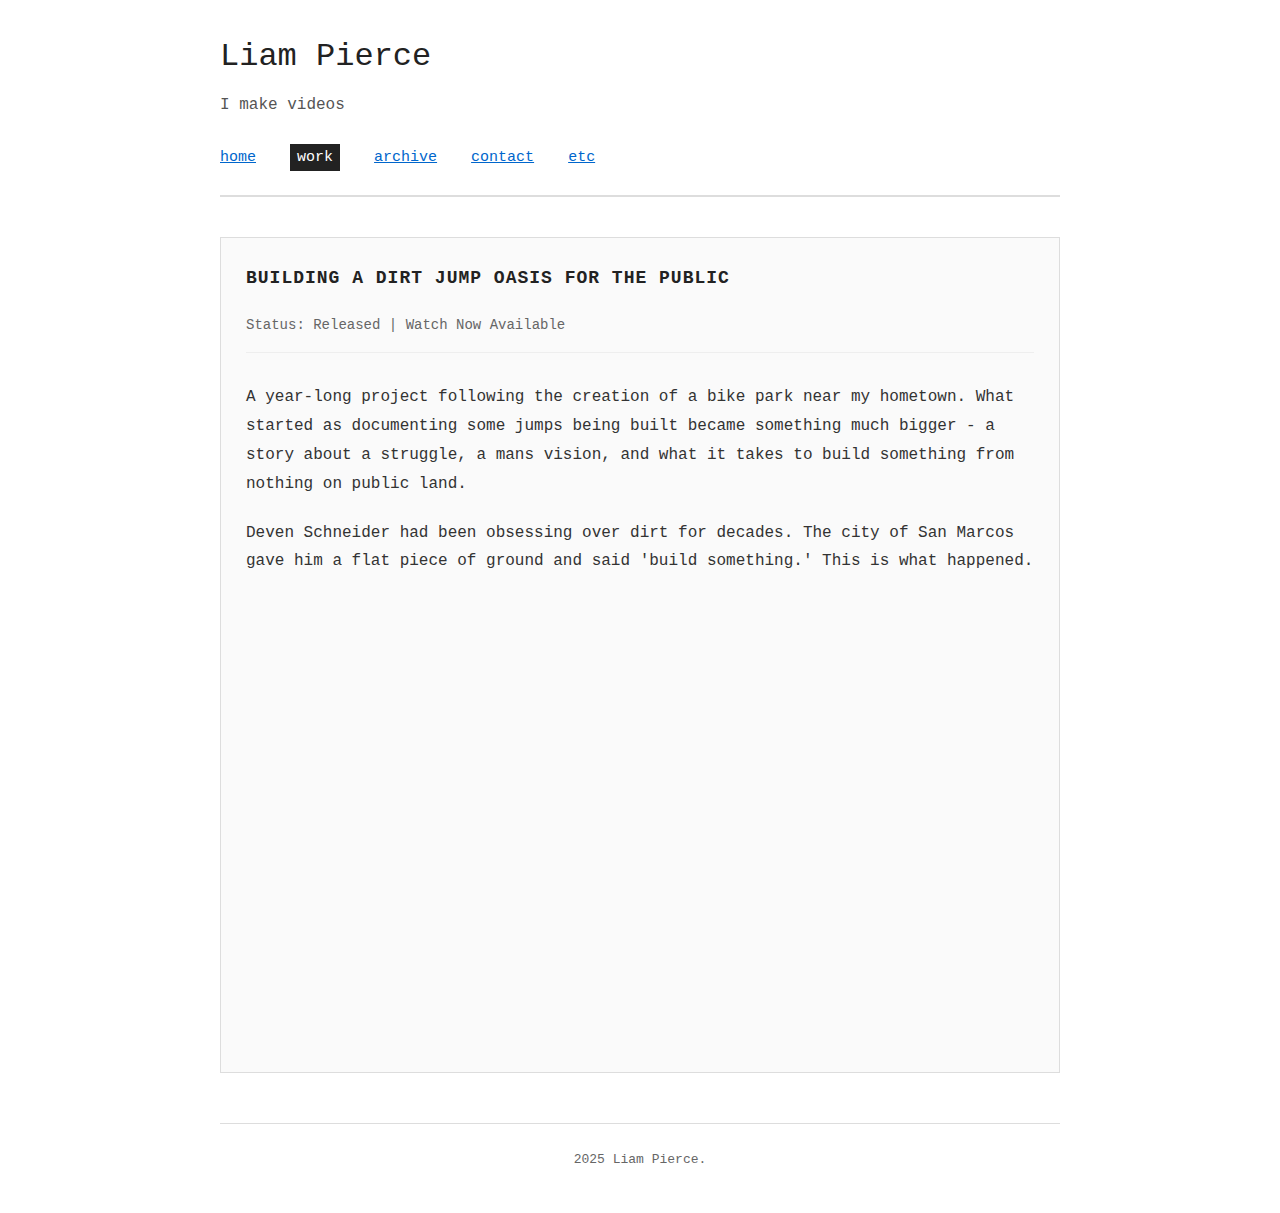
<file: work/bike-park-doc.html>
<!DOCTYPE html>
<html lang="en">
<head>
    <meta charset="UTF-8">
    <meta name="viewport" content="width=device-width, initial-scale=1.0">
    <title>Building a Dirt Jump Oasis for the Public - Liam Pierce</title>
    <link rel="stylesheet" href="../css/styles.css?v=138">
</head>
<body>
    <div class="container">
        <header>
            <h1>Liam Pierce</h1>
            <div class="tagline">I make videos</div>
            
            <nav>
                <a href="../index.html">home</a>
                <a href="../work/client-projects.html" class="current-page">work</a>
                <a href="../archive/archive.html">archive</a>
                <a href="../index.html#contact">contact</a>
                <a href="../etc.html">etc</a>
            </nav>
            
            
        </header>

        <div class="section">
            <h2>Building a Dirt Jump Oasis for the Public</h2>
            
            <div class="post-meta">
                Status: Released | Watch Now Available
            </div>
            
            <div class="post-content">
                <p>A year-long project following the creation of a bike park near my hometown. What started as documenting some jumps being built became something much bigger - a story about a struggle, a mans vision, and what it takes to build something from nothing on public land.</p>
                
                <p>Deven Schneider had been obsessing over dirt for decades. The city of San Marcos gave him a flat piece of ground and said 'build something.' This is what happened.</p>
                
                <div style="margin-top: 30px; margin-bottom: 30px;">
                    <iframe width="100%" height="400" src="https://www.youtube.com/embed/P_b_D2uTcTM" title="Building a Dirt Jump Oasis for the Public" frameborder="0" allow="accelerometer; autoplay; clipboard-write; encrypted-media; gyroscope; picture-in-picture; web-share" allowfullscreen style="max-width: 100%; border-radius: 4px;"></iframe>
                </div>
            </div>
        </div>

        <div class="footer">
            <div>2025 Liam Pierce.</div>
            <div class="update-log">
                
            </div>
        </div>
    </div>

</body>
</html>
</file>
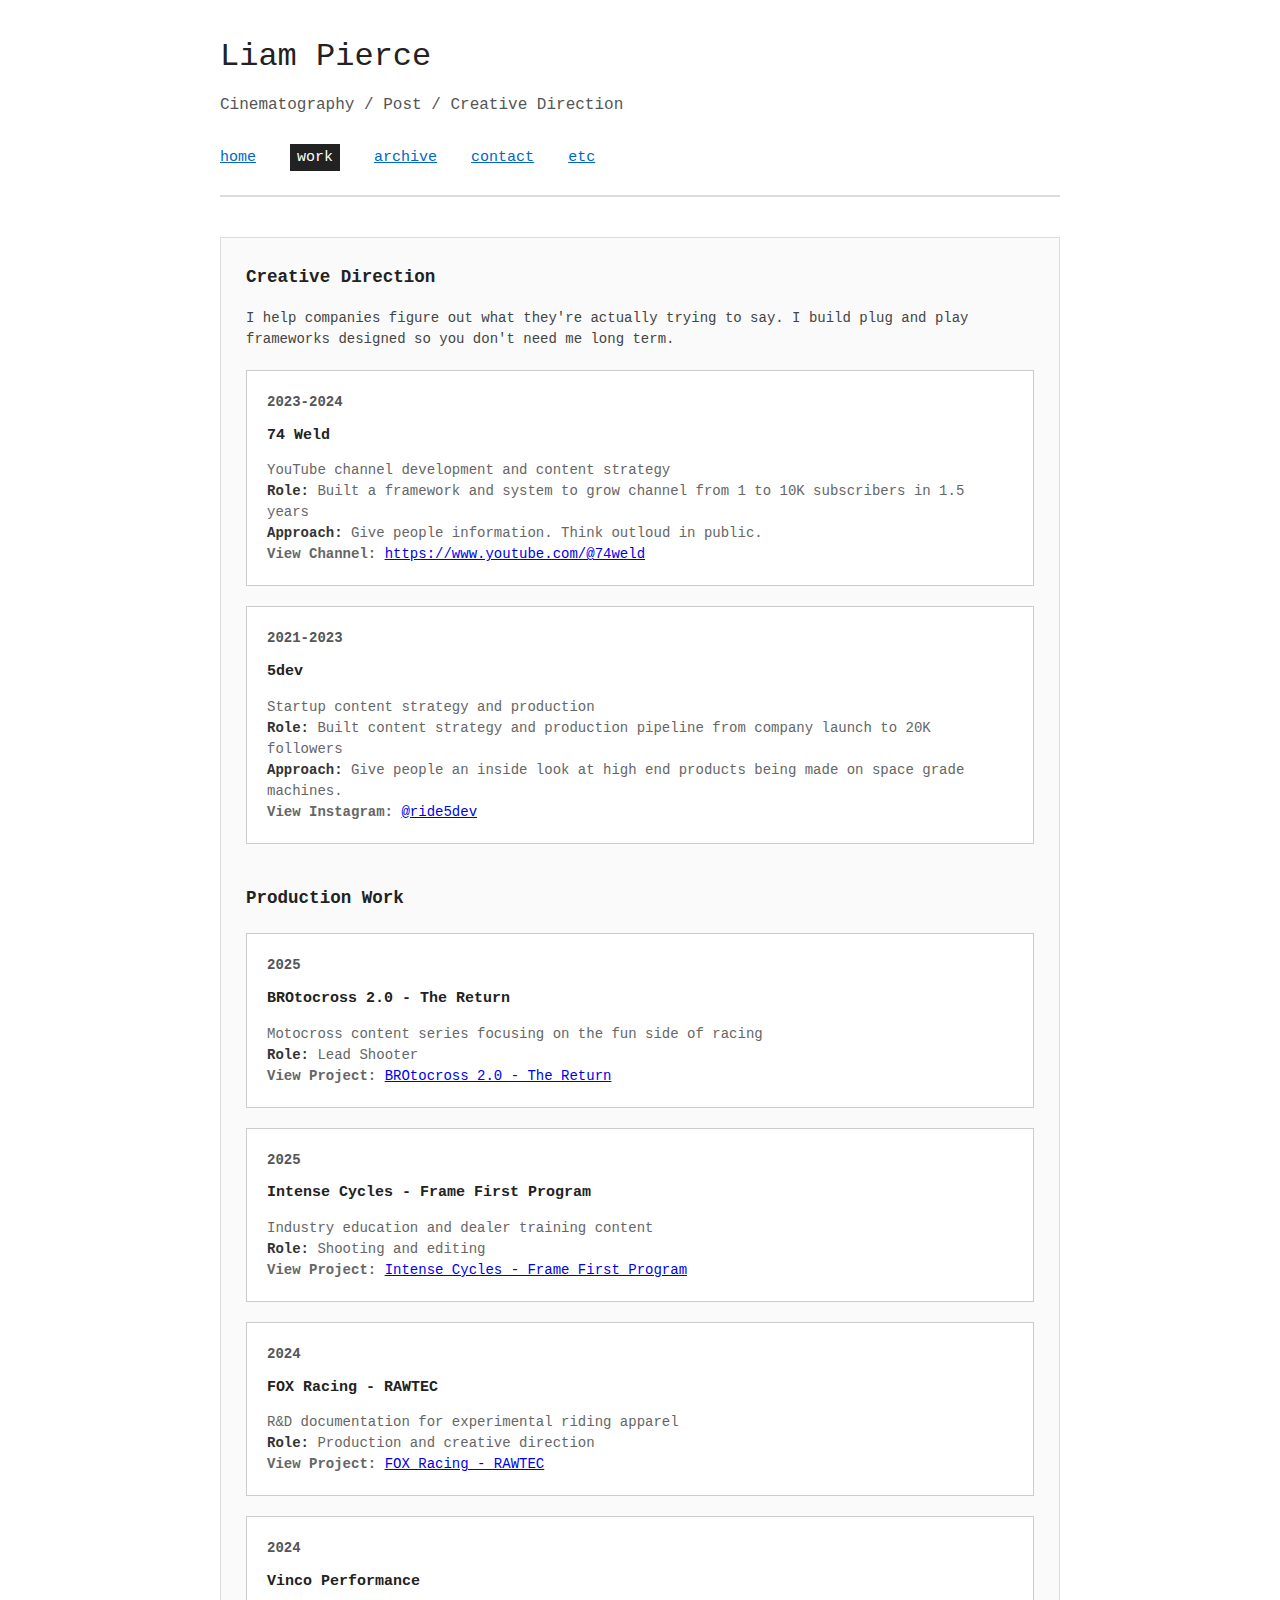
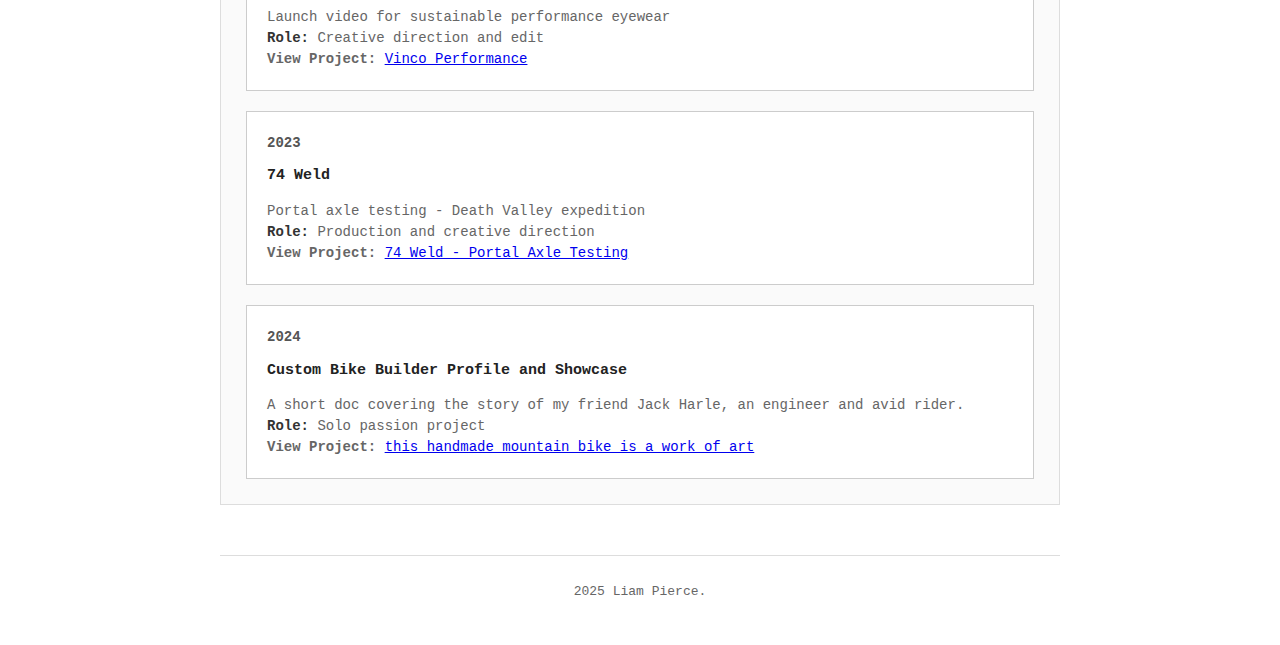
<file: work/client-projects.html>
<!DOCTYPE html>
<html lang="en">
<head>
    <meta charset="UTF-8">
    <meta name="viewport" content="width=device-width, initial-scale=1.0">
    <title>Client Projects - Liam Pierce</title>
    <link rel="stylesheet" href="../css/styles.css?v=139">
</head>
<body>
    <div class="container">
        <header>
            <h1>Liam Pierce</h1>
            <p class="tagline">Cinematography / Post / Creative Direction</p>
            <nav>
                <a href="../index.html">home</a>
                <a href="../work/client-projects.html" class="current-page">work</a>
                <a href="../archive/archive.html">archive</a>
                <a href="../index.html#contact">contact</a>
                <a href="../etc.html">etc</a>
            </nav>
            

        </header>

        <main>
            <div class="section">
                <h3>Creative Direction</h3>
                
                <div class="bio-text" style="margin-bottom: 20px; font-size: 14px; line-height: 1.5; margin-top: 15px;">
                    I help companies figure out what they're actually trying to say. I build plug and play frameworks designed so you don't need me long term.
                </div>
                
                <div class="archive-list">
                    <div class="archive-item">
                        <div class="archive-date">2023-2024</div>
                        <div class="archive-title">
                            74 Weld
                        </div>
                        <div class="archive-preview">YouTube channel development and content strategy<br>
                        <span class="role-label">Role:</span> Built a framework and system to grow channel from 1 to 10K subscribers in 1.5 years<br>
                        <span class="role-label">Approach:</span> Give people information. Think outloud in public.<br>
                        <strong>View Channel:</strong> <a href="https://www.youtube.com/@74weld" target="_blank">https://www.youtube.com/@74weld</a></div>
                    </div>

                    <div class="archive-item">
                        <div class="archive-date">2021-2023</div>
                        <div class="archive-title">
                            5dev
                        </div>
                        <div class="archive-preview">Startup content strategy and production<br>
                        <span class="role-label">Role:</span> Built content strategy and production pipeline from company launch to 20K followers<br>
                        <span class="role-label">Approach:</span> Give people an inside look at high end products being made on space grade machines.<br>
                        <strong>View Instagram:</strong> <a href="https://www.instagram.com/ride5dev/?hl=en" target="_blank">@ride5dev</a></div>
                    </div>
                </div>
                
                <div style="border-bottom: 2px solid var(--border-primary); margin: 40px 0 30px 0;"></div>
                
                <h3>Production Work</h3>
                
                <div class="archive-list">
                    <div class="archive-item">
                        <div class="archive-date">2025</div>
                        <div class="archive-title">
                            BROtocross 2.0 - The Return
                        </div>
                        <div class="archive-preview">Motocross content series focusing on the fun side of racing<br>
                        <span class="role-label">Role:</span> Lead Shooter<br>
                        <strong>View Project:</strong> <a href="https://www.youtube.com/watch?v=-ICgw3jhYkk&t=1s" target="_blank">BROtocross 2.0 - The Return</a></div>
                    </div>

                    <div class="archive-item">
                        <div class="archive-date">2025</div>
                        <div class="archive-title">
                            Intense Cycles - Frame First Program
                        </div>
                        <div class="archive-preview">Industry education and dealer training content<br>
                        <span class="role-label">Role:</span> Shooting and editing<br>
                        <strong>View Project:</strong> <a href="https://www.youtube.com/watch?v=ElNREKT6JNc" target="_blank">Intense Cycles - Frame First Program</a></div>
                    </div>

                    <div class="archive-item">
                        <div class="archive-date">2024</div>
                        <div class="archive-title">
                            FOX Racing - RAWTEC
                        </div>
                        <div class="archive-preview">R&D documentation for experimental riding apparel<br>
                        <span class="role-label">Role:</span> Production and creative direction<br>
                        <strong>View Project:</strong> <a href="https://www.youtube.com/watch?v=Kn9jafKQ_PA" target="_blank">FOX Racing - RAWTEC</a></div>
                    </div>

                    <div class="archive-item">
                        <div class="archive-date">2024</div>
                        <div class="archive-title">
                            Vinco Performance
                        </div>
                        <div class="archive-preview">Launch video for sustainable performance eyewear<br>
                        <span class="role-label">Role:</span> Creative direction and edit<br>
                        <strong>View Project:</strong> <a href="https://www.youtube.com/watch?v=flmcDnI_fdE" target="_blank">Vinco Performance</a></div>
                    </div>

                    <div class="archive-item">
                        <div class="archive-date">2023</div>
                        <div class="archive-title">
                            74 Weld
                        </div>
                        <div class="archive-preview">Portal axle testing - Death Valley expedition<br>
                        <span class="role-label">Role:</span> Production and creative direction<br>
                        <strong>View Project:</strong> <a href="https://www.youtube.com/watch?v=lEIMQObNQCM" target="_blank">74 Weld - Portal Axle Testing</a></div>
                    </div>

                    <div class="archive-item">
                        <div class="archive-date">2024</div>
                        <div class="archive-title">
                            Custom Bike Builder Profile and Showcase
                        </div>
                        <div class="archive-preview">A short doc covering the story of my friend Jack Harle, an engineer and avid rider.<br>
                        <span class="role-label">Role:</span> Solo passion project<br>
                        <strong>View Project:</strong> <a href="https://www.youtube.com/watch?v=C3tVe_XPfo0" target="_blank">this handmade mountain bike is a work of art</a></div>
                    </div>
                </div>
            </div>
        </main>

        <footer class="footer">
            <div>2025 Liam Pierce.</div>
            <div class="update-log">
                
            </div>
        </footer>
    </div>

</body>
</html>
</file>
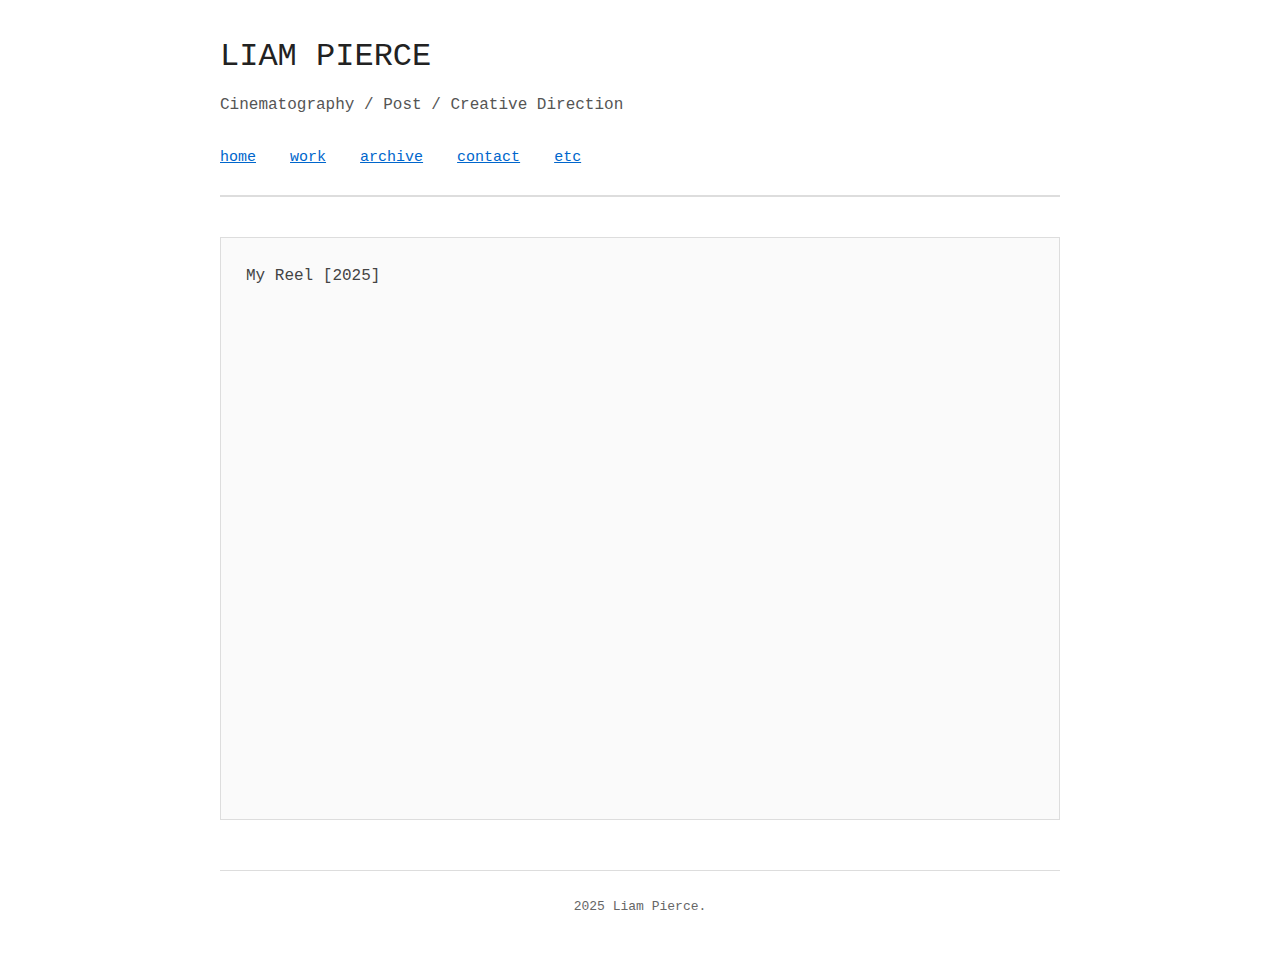
<file: work/reel.html>
<!DOCTYPE html>
<html lang="en">
<head>
    <meta charset="UTF-8">
    <meta name="viewport" content="width=device-width, initial-scale=1.0">
    <title>Reel - Liam Pierce</title>
    <link rel="stylesheet" href="../css/styles.css?v=138">
</head>
<body>
    <div class="container">
        <header>
            <h1>LIAM PIERCE</h1>
            <p class="tagline">Cinematography / Post / Creative Direction</p>
            <nav>
                <a href="../index.html">home</a>
                <a href="../work/client-projects.html">work</a>
                <a href="../archive/archive.html">archive</a>
                <a href="../index.html#contact">contact</a>
                <a href="../etc.html">etc</a>
            </nav>
            

        </header>

        <main>
            <div class="section">
                <div class="bio-text" style="margin-bottom: 30px;">
                    My Reel [2025]
                </div>
                
                <div style="position: relative; width: 100%; height: 0; padding-bottom: 56.25%; margin-bottom: 30px;">
                    <iframe 
                        src="https://player.vimeo.com/video/1042820639?badge=0&amp;autopause=0&amp;player_id=0&amp;app_id=58479" 
                        frameborder="0" 
                        allow="autoplay; fullscreen; picture-in-picture; clipboard-write" 
                        style="position: absolute; top: 0; left: 0; width: 100%; height: 100%;" 
                        title="Reel">
                    </iframe>
                </div>
            </div>
        </main>

        <footer class="footer">
            <div>2025 Liam Pierce.</div>
            <div class="update-log">
                
            </div>
        </footer>
    </div>

</body>
</html>
</file>
<file: css/styles.css>
* {
    margin: 0;
    padding: 0;
    box-sizing: border-box;
}

body {
    font-family: 'Courier New', monospace;
    background: white;
    color: #222;
    line-height: 1.7;
    font-size: 15px;
}

.container {
    max-width: 900px;
    margin: 0 auto;
    padding: 30px;
}

header {
    border-bottom: 2px solid #ddd;
    margin-bottom: 40px;
    padding-bottom: 25px;
}

h1 {
    font-size: 32px;
    font-weight: normal;
    margin-bottom: 8px;
    text-transform: none;
}

.tagline {
    font-size: 16px;
    color: #555;
    margin-bottom: 25px;
    text-transform: none;
}

nav {
    margin: 0;
}

nav a {
    color: #0066cc;
    text-decoration: underline;
    margin-right: 25px;
    font-size: 15px;
    transition: background-color 0.3s ease, color 0.3s ease, padding 0.3s ease;
}

nav a:hover {
    background: #0066cc;
    color: white;
    text-decoration: none;
    padding: 3px 5px;
}

.current-page {
    background: #222;
    color: white;
    padding: 4px 6px;
    text-decoration: none;
    border: 1px solid #222;
}

.section {
    margin-bottom: 50px;
    padding: 25px;
    background: #fafafa;
    border: 1px solid #ddd;
}

.section h2 {
    font-size: 18px;
    font-weight: bold;
    margin-bottom: 20px;
    text-transform: uppercase;
    letter-spacing: 1px;
}

.work-grid {
    display: grid;
    grid-template-columns: repeat(auto-fit, minmax(280px, 1fr));
    grid-auto-rows: 1fr;
    gap: 25px;
    margin-top: 25px;
}

.work-item {
    border: 1px solid #ccc;
    padding: 20px;
    background: white;
    transition: border-color 0.3s ease, box-shadow 0.3s ease;
    display: flex;
    flex-direction: column;
    height: 100%;
}

.work-item:hover {
    border-color: #0066cc;
    box-shadow: 0 2px 8px rgba(0, 102, 204, 0.1);
    cursor: pointer;
}

.work-item-link {
    text-decoration: none;
    color: inherit;
    display: block;
}

.work-item h3 {
    font-size: 16px;
    font-weight: bold;
    margin-bottom: 12px;
}

.work-item h3 a {
    color: #222;
    text-decoration: none;
}

.work-item h3 a:hover {
    color: #0066cc;
    text-decoration: underline;
}

.work-item p {
    font-size: 15px;
    margin-bottom: 15px;
    color: #444;
    line-height: 1.6;
    flex-grow: 1;
}

.work-item a {
    color: #0066cc;
    font-size: 14px;
    text-decoration: underline;
}

.bio-text {
    font-size: 16px;
    margin-bottom: 20px;
    line-height: 1.7;
    color: #444;
}

.contact-info {
    font-size: 16px;
    margin-top: 25px;
    line-height: 1.8;
}

.contact-info a {
    color: #0066cc;
    text-decoration: underline;
}

.footer {
    border-top: 1px solid #ddd;
    margin-top: 50px;
    padding-top: 25px;
    font-size: 13px;
    color: #666;
    text-align: center;
}

.update-log {
    font-size: 12px;
    color: #666;
    margin-top: 12px;
}

.simple-table {
    width: 100%;
    border-collapse: collapse;
    margin-top: 20px;
}

.simple-table td {
    padding: 12px;
    border-bottom: 1px solid #eee;
    font-size: 14px;
    vertical-align: top;
    line-height: 1.5;
}

.simple-table tr:last-child td {
    border-bottom: none;
}

.simple-table td:first-child {
    font-weight: bold;
    width: 110px;
}

.simple-table a {
    color: #0066cc;
    text-decoration: underline;
    transition: background-color 0.3s ease, color 0.3s ease, padding 0.3s ease;
}

.simple-table a:hover {
    background-color: #0066cc;
    color: white;
    text-decoration: none;
    padding: 2px 4px;
}

.back-link {
    display: inline-block;
    margin-bottom: 20px;
    color: #0066cc;
    text-decoration: underline;
    font-size: 15px;
}

.back-link:hover {
    background: #0066cc;
    color: white;
    text-decoration: none;
    padding: 3px 5px;
}

.post-content {
    font-size: 16px;
    line-height: 1.8;
    margin-bottom: 30px;
    color: #333;
}

.post-content h3 {
    font-size: 18px;
    margin: 25px 0 15px 0;
    font-weight: bold;
}

.post-content p {
    margin-bottom: 20px;
}

.post-meta {
    font-size: 14px;
    color: #666;
    margin-bottom: 30px;
    padding-bottom: 15px;
    border-bottom: 1px solid #eee;
}

.post-meta a {
    color: #0066cc;
    text-decoration: none;
    font-weight: bold;
}

.post-meta a:hover {
    text-decoration: underline;
}

.archive-list {
    margin-top: 20px;
}

.archive-item {
    margin-bottom: 20px;
    padding: 20px;
    border: 1px solid #ccc;
    background: white;
}

.archive-item:last-child {
    margin-bottom: 0;
}

.archive-date {
    font-size: 14px;
    color: #555;
    font-weight: bold;
    margin-bottom: 8px;
}

.archive-title {
    margin-bottom: 12px;
    font-weight: 700;
}

.archive-title a {
    color: #222;
    text-decoration: none;
    font-size: 16px;
    transition: color 0.2s ease;
}

.archive-title a:hover {
    color: #0066cc;
    text-decoration: underline;
}

.archive-preview {
    font-size: 14px;
    color: #666;
    line-height: 1.5;
}

.role-label {
    font-weight: bold;
    color: #333;
}

.simple-table tr[onclick] {
    cursor: pointer;
}

.simple-table tr[onclick]:hover {
    background-color: #f5f5f5;
}

.archive-item-link {
    text-decoration: none;
    color: inherit;
    display: block;
}

.archive-item-link .archive-item {
    transition: border-color 0.2s ease;
}

.archive-item-link .archive-title {
    transition: color 0.2s ease;
}

.archive-item-link:hover .archive-title {
    color: #0066cc;
}

@media (max-width: 600px) {
    .container {
        padding: 20px;
    }
    
    header {
        text-align: left;
        padding-bottom: 20px;
        margin-bottom: 30px;
    }
    
    h1 {
        font-size: 28px;
        text-transform: none;
    }
    
    .tagline {
        font-size: 15px;
        text-transform: none;
    }
    
    nav {
        text-align: left;
    }
    
    nav a {
        display: inline-block;
        margin: 5px 10px 5px 0;
        font-size: 14px;
    }
    
    nav a:hover {
        background: none;
        color: #0066cc;
        text-decoration: underline;
        padding: 0;
    }
    
    .current-page {
        background: none;
        color: #222;
        border: none;
        text-decoration: underline;
        padding: 0;
    }
    
    .section {
        padding: 20px;
        margin-bottom: 30px;
    }
    
    .section h2 {
        font-size: 16px;
    }
    
    .work-grid {
        grid-template-columns: 1fr;
        gap: 20px;
    }
    
    .work-item {
        padding: 15px;
    }
    
    .work-item h3 {
        font-size: 15px;
    }
    
    .work-item p {
        font-size: 14px;
    }
    
    .bio-text {
        font-size: 15px;
    }
    
    .archive-item {
        padding: 15px;
    }
    
    .archive-title a {
        font-size: 15px;
    }
    
    .archive-preview {
        font-size: 13px;
    }
    
    .contact-info {
        font-size: 15px;
    }
    
    .footer {
        font-size: 12px;
        margin-top: 40px;
    }
    
    .update-log {
        font-size: 11px;
    }
}
</file>
